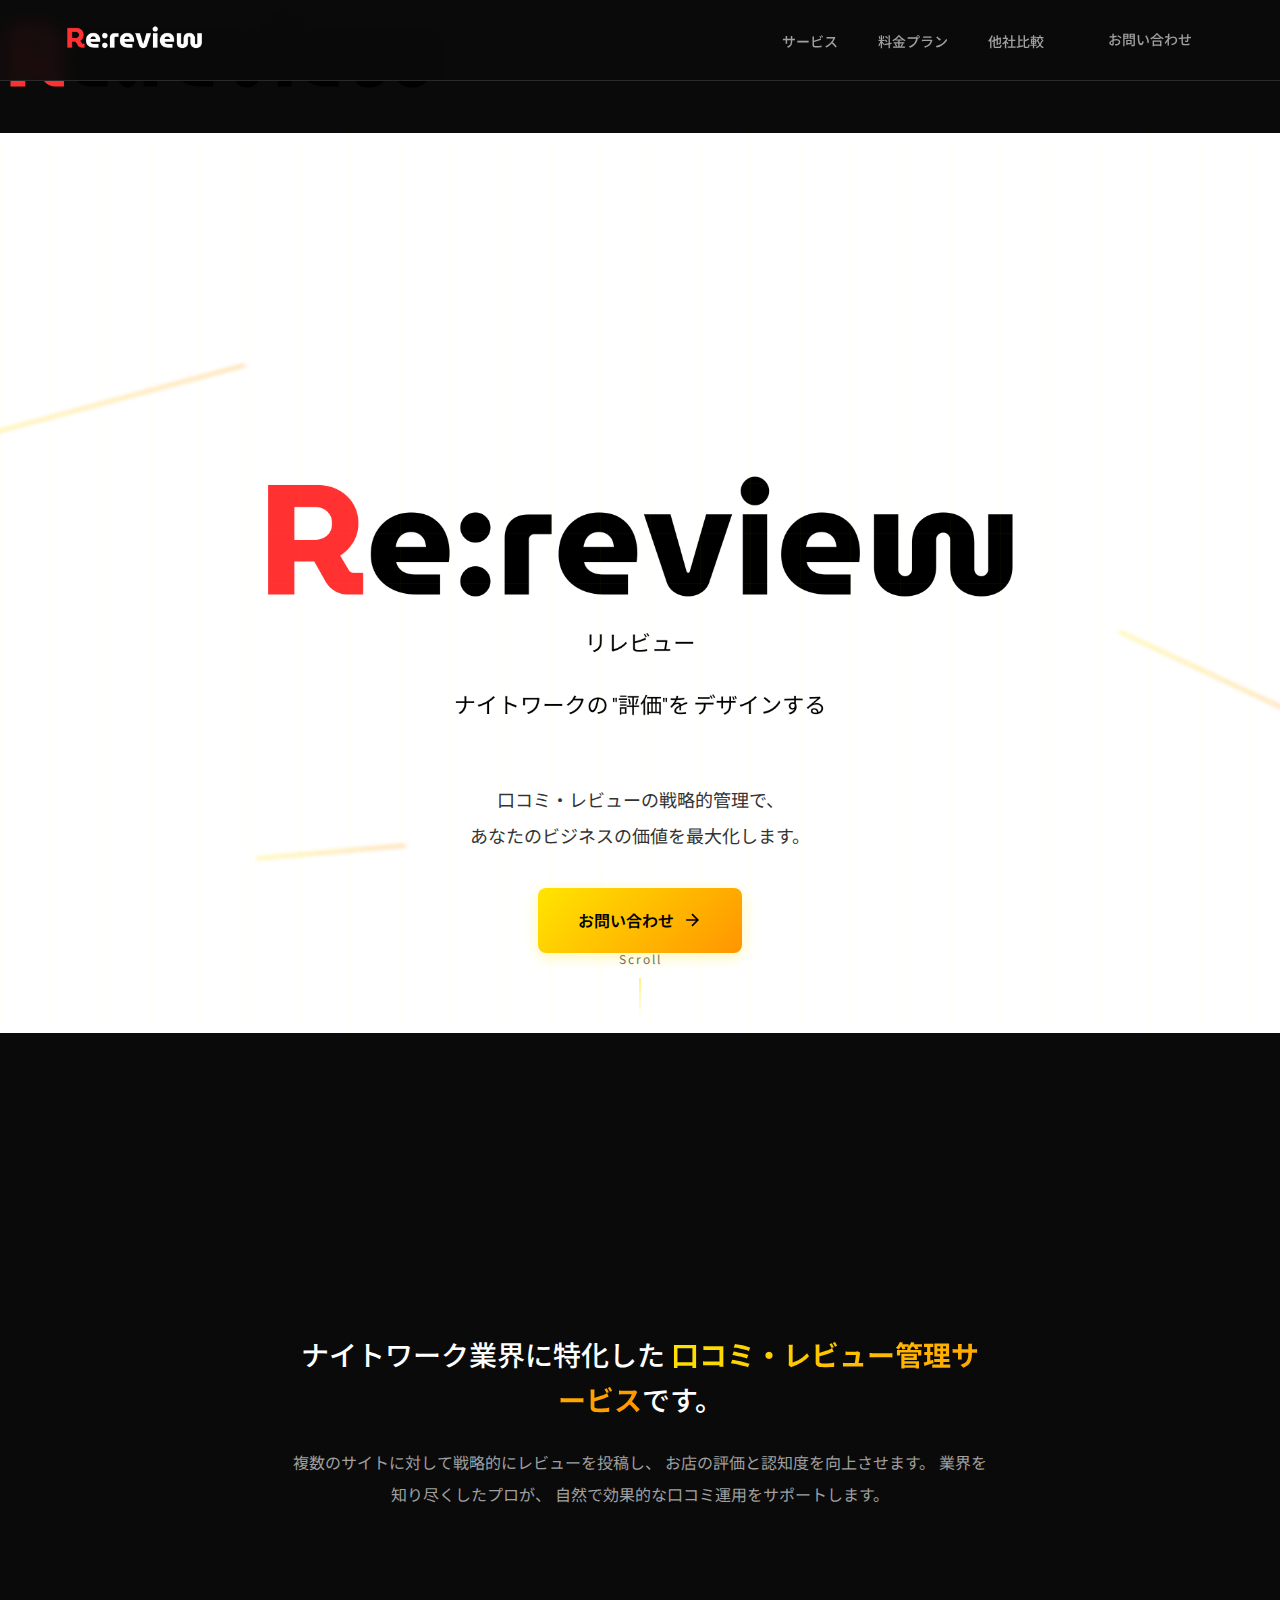
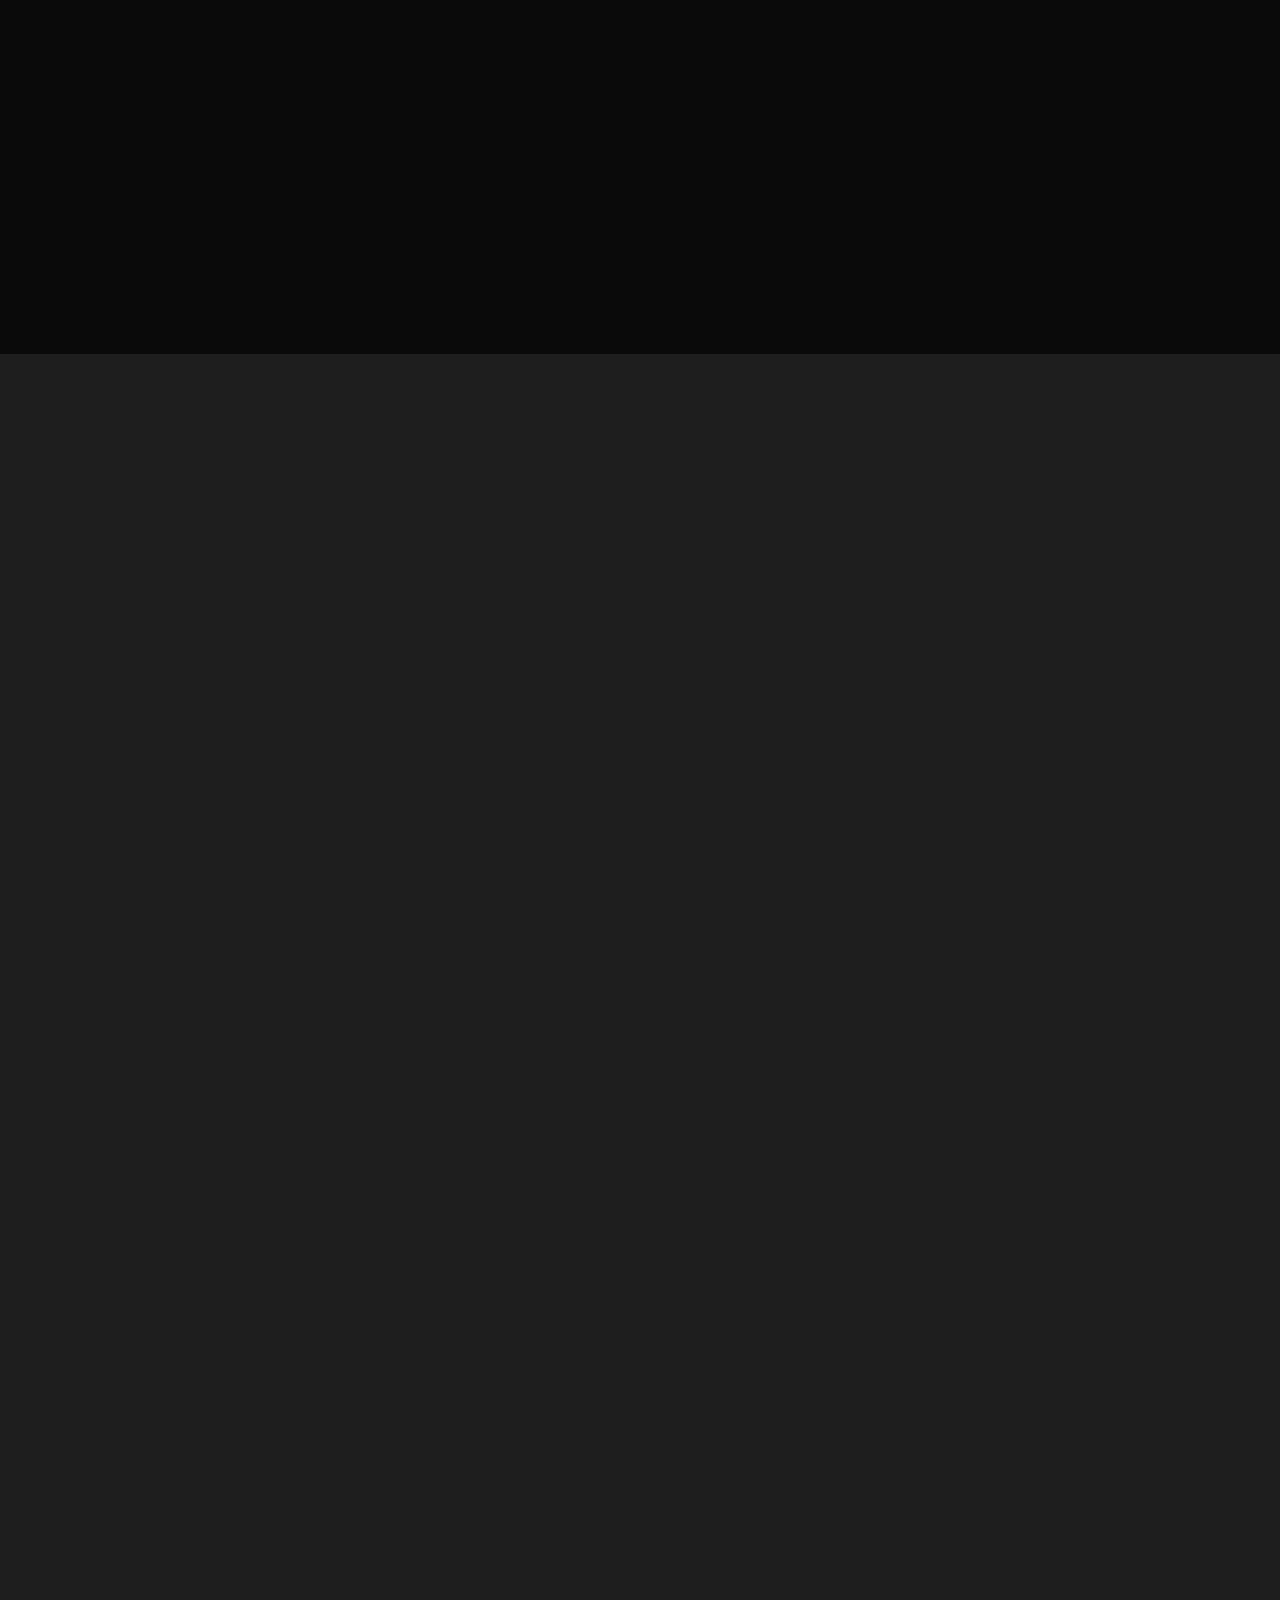
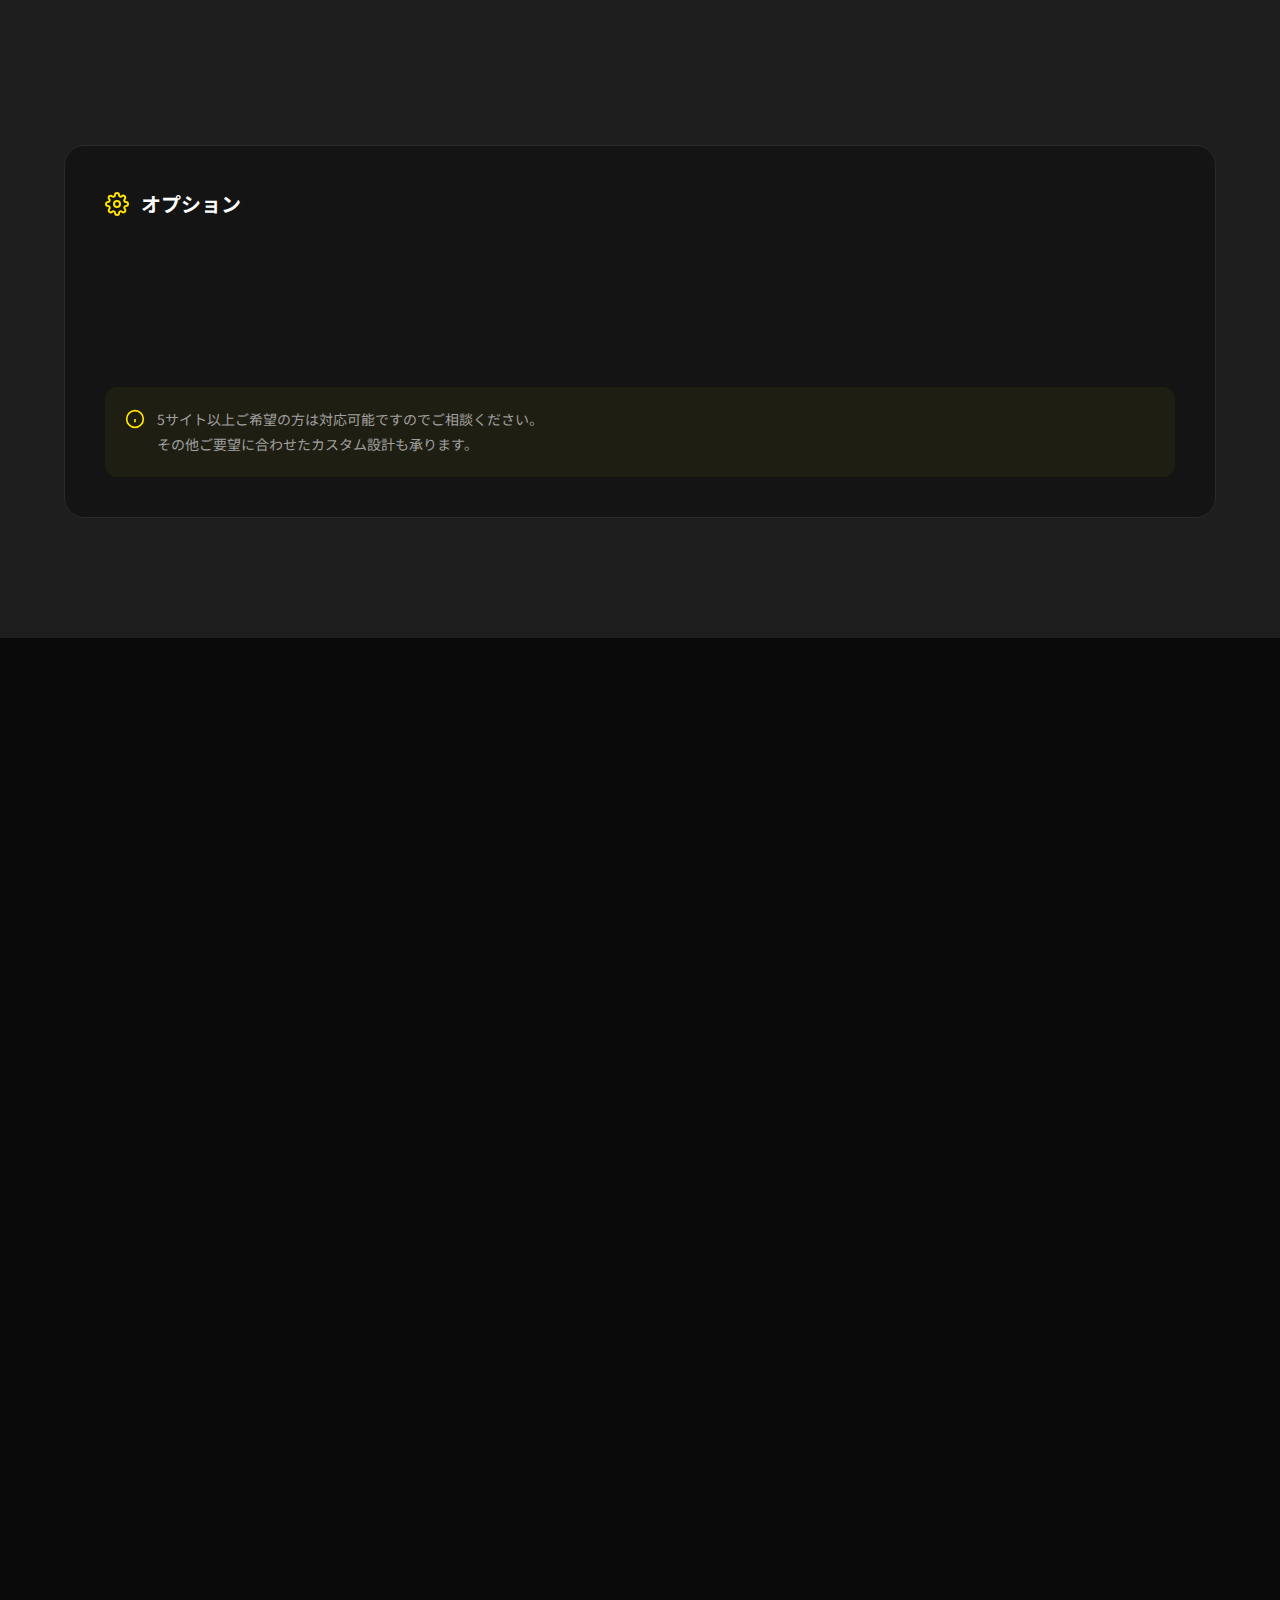
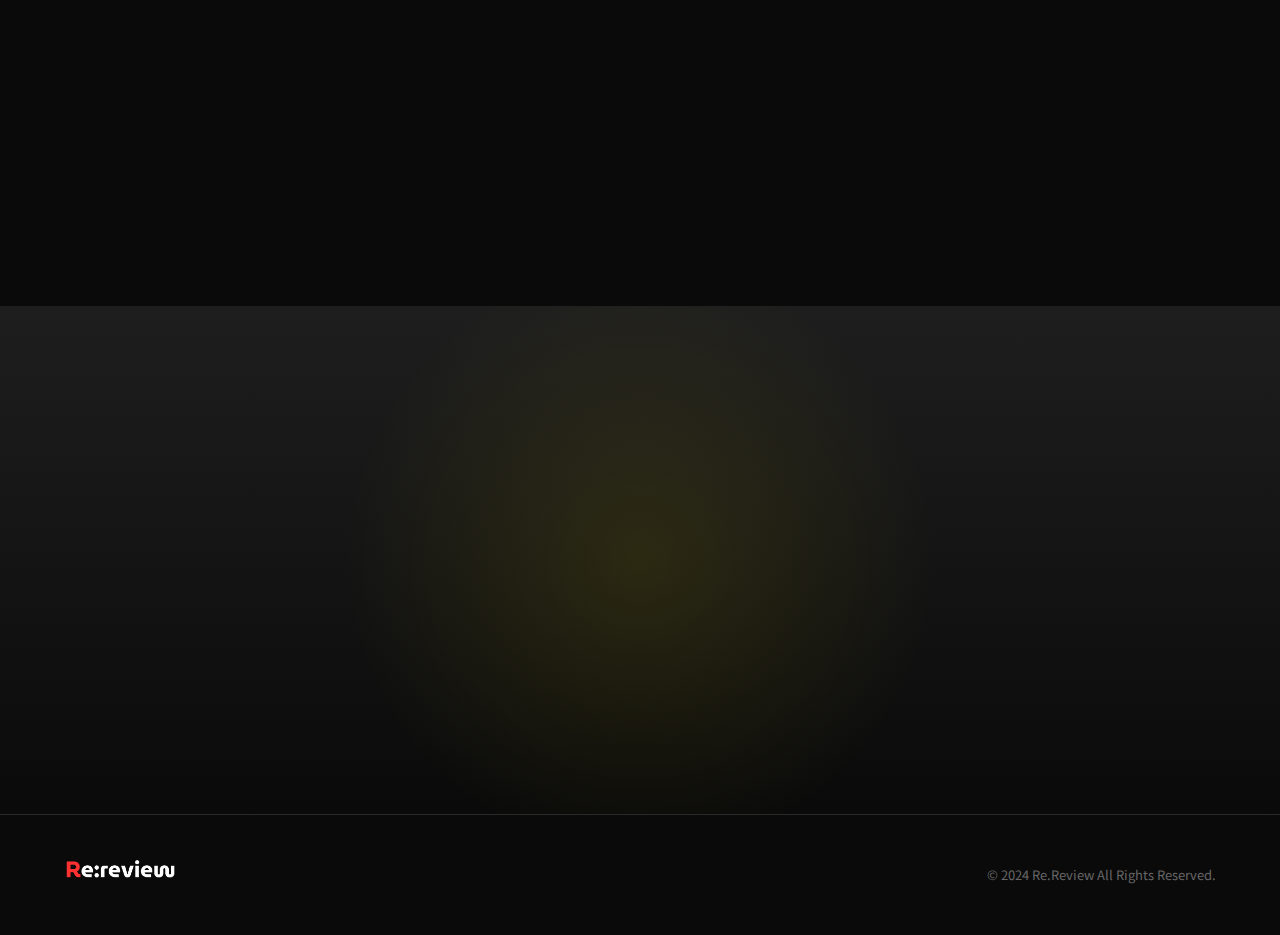
<file: index.html>
<!DOCTYPE html>
<html lang="ja">
<head>
    <meta charset="UTF-8">
    <meta name="viewport" content="width=device-width, initial-scale=1.0">
    <title>Re.Review（リレビュー）| ナイトワークの"評価"をデザインする</title>
    <meta name="description" content="Re.Reviewはナイトワーク業界に特化した口コミ・レビュー管理サービスです。低価格で高品質な評価管理をご提供します。">
    <link rel="preconnect" href="https://fonts.googleapis.com">
    <link rel="preconnect" href="https://fonts.gstatic.com" crossorigin>
    <link href="https://fonts.googleapis.com/css2?family=Noto+Sans+JP:wght@400;500;700;900&family=Orbitron:wght@700;900&display=swap" rel="stylesheet">
    <link rel="stylesheet" href="css/style.css">
</head>
<body>
    <!-- Loading Screen -->
    <div class="loading-screen" id="loading-screen">
        <img src="image/rereview_logo03.png" alt="Loading..." class="loading-logo">
        <div class="loading-bar">
            <div class="loading-bar-inner"></div>
        </div>
    </div>

    <!-- Header -->
    <header class="header">
        <div class="container">
            <div class="header-inner">
                <a href="#" class="logo">
                    <img src="image/rereview_logo02.png" alt="Re.Review" class="logo-img">
                </a>
                <nav class="nav">
                    <ul class="nav-list">
                        <li><a href="#service">サービス</a></li>
                        <li><a href="#plans">料金プラン</a></li>
                        <li><a href="#compare">他社比較</a></li>
                        <li><a href="#contact" class="btn btn-nav">お問い合わせ</a></li>
                    </ul>
                </nav>
                <button class="hamburger" aria-label="メニュー">
                    <span></span>
                    <span></span>
                    <span></span>
                </button>
            </div>
        </div>
    </header>

    <!-- Hero Section -->
    <section class="hero">
        <div class="hero-bg">
            <div class="hero-logo">
                <img src="image/rereview_logoHERO.png" alt="Re.Review">
            </div>
            <div class="neon-line neon-line-1"></div>
            <div class="neon-line neon-line-2"></div>
            <div class="neon-line neon-line-3"></div>
            <div class="grid-overlay"></div>
        </div>
        <div class="hero-text-bottom">
            <p class="hero-description">
                口コミ・レビューの戦略的管理で、<br>
                あなたのビジネスの価値を最大化します。
            </p>
        </div>
        <div class="hero-cta-bottom">
            <a href="#contact" class="btn btn-primary btn-lg">
                <span>お問い合わせ</span>
                <svg width="20" height="20" viewBox="0 0 24 24" fill="none" stroke="currentColor" stroke-width="2">
                    <path d="M5 12h14M12 5l7 7-7 7"/>
                </svg>
            </a>
        </div>
        <div class="hero-scroll">
            <span>Scroll</span>
            <div class="scroll-line"></div>
        </div>
    </section>

    <!-- Service Section -->
    <section id="service" class="service">
        <div class="container">
            <div class="section-header">
                <span class="section-label">SERVICE</span>
                <h2 class="section-title">Re.Reviewとは</h2>
            </div>
            <div class="service-content">
                <div class="service-main">
                    <p class="service-lead">
                        ナイトワーク業界に特化した<br class="sp-only">
                        <strong class="text-gradient">口コミ・レビュー管理サービス</strong>です。
                    </p>
                    <p class="service-text">
                        複数のサイトに対して戦略的にレビューを投稿し、
                        お店の評価と認知度を向上させます。
                        業界を知り尽くしたプロが、
                        自然で効果的な口コミ運用をサポートします。
                    </p>
                </div>
                <div class="service-features">
                    <div class="feature-card">
                        <div class="feature-icon">
                            <svg viewBox="0 0 24 24" fill="none" stroke="currentColor" stroke-width="1.5">
                                <path d="M12 2L15.09 8.26L22 9.27L17 14.14L18.18 21.02L12 17.77L5.82 21.02L7 14.14L2 9.27L8.91 8.26L12 2Z"/>
                            </svg>
                        </div>
                        <h3>戦略的投稿</h3>
                        <p>複数アカウントで自然なペースで投稿。不自然さを排除した評価管理。</p>
                    </div>
                    <div class="feature-card">
                        <div class="feature-icon">
                            <svg viewBox="0 0 24 24" fill="none" stroke="currentColor" stroke-width="1.5">
                                <circle cx="12" cy="12" r="10"/>
                                <path d="M12 6v6l4 2"/>
                            </svg>
                        </div>
                        <h3>継続的な運用</h3>
                        <p>月額プランで定期的な投稿。長期的な評価向上をサポート。</p>
                    </div>
                    <div class="feature-card">
                        <div class="feature-icon">
                            <svg viewBox="0 0 24 24" fill="none" stroke="currentColor" stroke-width="1.5">
                                <path d="M21 16V8a2 2 0 0 0-1-1.73l-7-4a2 2 0 0 0-2 0l-7 4A2 2 0 0 0 3 8v8a2 2 0 0 0 1 1.73l7 4a2 2 0 0 0 2 0l7-4A2 2 0 0 0 21 16z"/>
                                <polyline points="3.27 6.96 12 12.01 20.73 6.96"/>
                                <line x1="12" y1="22.08" x2="12" y2="12"/>
                            </svg>
                        </div>
                        <h3>全サイト対応</h3>
                        <p>主要なナイトワーク系サイトを網羅。ご指定のサイトにも対応可能。</p>
                    </div>
                </div>
            </div>
        </div>
    </section>

    <!-- Plans Section -->
    <section id="plans" class="plans">
        <div class="container">
            <div class="section-header">
                <span class="section-label">PRICING</span>
                <h2 class="section-title">料金プラン</h2>
                <p class="section-subtitle">ニーズに合わせて選べる柔軟なプラン</p>
            </div>

            <!-- Spot Plan -->
            <div class="plan-spot">
                <div class="plan-spot-inner">
                    <div class="plan-spot-content">
                        <span class="plan-badge">SPOT</span>
                        <h3 class="plan-spot-title">単発プラン</h3>
                        <p class="plan-spot-desc">まずは試してみたい方に</p>
                    </div>
                    <div class="plan-spot-price">
                        <span class="price-value">6,000</span>
                        <span class="price-unit">円<small>/1口コミ</small></span>
                    </div>
                </div>
            </div>

            <!-- Monthly Plans -->
            <div class="plans-grid">
                <!-- Plan A -->
                <div class="plan-card">
                    <div class="plan-header">
                        <span class="plan-badge">MONTHLY</span>
                        <h3 class="plan-name">プラン A</h3>
                        <div class="plan-price">
                            <span class="price-yen">¥</span>
                            <span class="price-value">20,000</span>
                            <span class="price-unit">/月</span>
                        </div>
                    </div>
                    <div class="plan-body">
                        <ul class="plan-features">
                            <li>
                                <svg viewBox="0 0 24 24" fill="none" stroke="currentColor" stroke-width="2">
                                    <polyline points="20 6 9 17 4 12"/>
                                </svg>
                                <span><strong>3サイト</strong>対応</span>
                            </li>
                            <li>
                                <svg viewBox="0 0 24 24" fill="none" stroke="currentColor" stroke-width="2">
                                    <polyline points="20 6 9 17 4 12"/>
                                </svg>
                                <span>3アカウントで週1投稿</span>
                            </li>
                            <li>
                                <svg viewBox="0 0 24 24" fill="none" stroke="currentColor" stroke-width="2">
                                    <polyline points="20 6 9 17 4 12"/>
                                </svg>
                                <span>月間 <strong>12投稿</strong></span>
                            </li>
                            <li>
                                <svg viewBox="0 0 24 24" fill="none" stroke="currentColor" stroke-width="2">
                                    <polyline points="20 6 9 17 4 12"/>
                                </svg>
                                <span>サービス投稿 +3</span>
                            </li>
                        </ul>
                        <div class="plan-total">
                            <span class="total-label">合計</span>
                            <span class="total-value">15投稿/月</span>
                        </div>
                        <div class="plan-cost">
                            <span class="cost-label">1投稿あたり</span>
                            <span class="cost-value">約1,333円</span>
                        </div>
                    </div>
                    <div class="plan-footer">
                        <a href="#contact" class="btn btn-primary btn-block">このプランで申し込む</a>
                    </div>
                </div>

                <!-- Plan B -->
                <div class="plan-card plan-popular">
                    <div class="popular-badge">POPULAR</div>
                    <div class="plan-header">
                        <span class="plan-badge">MONTHLY</span>
                        <h3 class="plan-name">プラン B</h3>
                        <div class="plan-price">
                            <span class="price-yen">¥</span>
                            <span class="price-value">30,000</span>
                            <span class="price-unit">/月</span>
                        </div>
                    </div>
                    <div class="plan-body">
                        <ul class="plan-features">
                            <li>
                                <svg viewBox="0 0 24 24" fill="none" stroke="currentColor" stroke-width="2">
                                    <polyline points="20 6 9 17 4 12"/>
                                </svg>
                                <span><strong>5サイト</strong>対応</span>
                            </li>
                            <li>
                                <svg viewBox="0 0 24 24" fill="none" stroke="currentColor" stroke-width="2">
                                    <polyline points="20 6 9 17 4 12"/>
                                </svg>
                                <span>3アカウントで週1投稿</span>
                            </li>
                            <li>
                                <svg viewBox="0 0 24 24" fill="none" stroke="currentColor" stroke-width="2">
                                    <polyline points="20 6 9 17 4 12"/>
                                </svg>
                                <span>月間 <strong>15投稿</strong></span>
                            </li>
                            <li>
                                <svg viewBox="0 0 24 24" fill="none" stroke="currentColor" stroke-width="2">
                                    <polyline points="20 6 9 17 4 12"/>
                                </svg>
                                <span>サービス投稿 +5</span>
                            </li>
                        </ul>
                        <div class="plan-total">
                            <span class="total-label">合計</span>
                            <span class="total-value">20投稿/月</span>
                        </div>
                        <div class="plan-cost">
                            <span class="cost-label">1投稿あたり</span>
                            <span class="cost-value">約1,500円</span>
                        </div>
                    </div>
                    <div class="plan-footer">
                        <a href="#contact" class="btn btn-primary btn-block">このプランで申し込む</a>
                    </div>
                </div>
            </div>

            <!-- Options -->
            <div class="options">
                <h3 class="options-title">
                    <svg viewBox="0 0 24 24" fill="none" stroke="currentColor" stroke-width="2">
                        <circle cx="12" cy="12" r="3"/>
                        <path d="M19.4 15a1.65 1.65 0 0 0 .33 1.82l.06.06a2 2 0 0 1 0 2.83 2 2 0 0 1-2.83 0l-.06-.06a1.65 1.65 0 0 0-1.82-.33 1.65 1.65 0 0 0-1 1.51V21a2 2 0 0 1-2 2 2 2 0 0 1-2-2v-.09A1.65 1.65 0 0 0 9 19.4a1.65 1.65 0 0 0-1.82.33l-.06.06a2 2 0 0 1-2.83 0 2 2 0 0 1 0-2.83l.06-.06a1.65 1.65 0 0 0 .33-1.82 1.65 1.65 0 0 0-1.51-1H3a2 2 0 0 1-2-2 2 2 0 0 1 2-2h.09A1.65 1.65 0 0 0 4.6 9a1.65 1.65 0 0 0-.33-1.82l-.06-.06a2 2 0 0 1 0-2.83 2 2 0 0 1 2.83 0l.06.06a1.65 1.65 0 0 0 1.82.33H9a1.65 1.65 0 0 0 1-1.51V3a2 2 0 0 1 2-2 2 2 0 0 1 2 2v.09a1.65 1.65 0 0 0 1 1.51 1.65 1.65 0 0 0 1.82-.33l.06-.06a2 2 0 0 1 2.83 0 2 2 0 0 1 0 2.83l-.06.06a1.65 1.65 0 0 0-.33 1.82V9a1.65 1.65 0 0 0 1.51 1H21a2 2 0 0 1 2 2 2 2 0 0 1-2 2h-.09a1.65 1.65 0 0 0-1.51 1z"/>
                    </svg>
                    オプション
                </h3>
                <div class="options-grid">
                    <div class="option-card">
                        <div class="option-icon">+</div>
                        <div class="option-content">
                            <h4>アカウント追加</h4>
                            <p class="option-price"><strong>5,000円</strong><small>/1アカウント</small></p>
                        </div>
                    </div>
                    <div class="option-card">
                        <div class="option-icon">+</div>
                        <div class="option-content">
                            <h4>投稿数追加</h4>
                            <p class="option-price"><strong>3,000円</strong><small>/3投稿</small></p>
                        </div>
                    </div>
                </div>
                <p class="options-note">
                    <svg viewBox="0 0 24 24" fill="none" stroke="currentColor" stroke-width="2">
                        <circle cx="12" cy="12" r="10"/>
                        <line x1="12" y1="16" x2="12" y2="12"/>
                        <line x1="12" y1="8" x2="12.01" y2="8"/>
                    </svg>
                    5サイト以上ご希望の方は対応可能ですのでご相談ください。<br>
                    その他ご要望に合わせたカスタム設計も承ります。
                </p>
            </div>
        </div>
    </section>

    <!-- Compare Section -->
    <section id="compare" class="compare">
        <div class="container">
            <div class="section-header">
                <span class="section-label">COMPARE</span>
                <h2 class="section-title">他社との比較</h2>
                <p class="section-subtitle">Re.Reviewが選ばれる理由</p>
            </div>
            <div class="compare-table-wrapper">
                <table class="compare-table">
                    <thead>
                        <tr>
                            <th></th>
                            <th class="compare-highlight">
                                <div class="compare-logo">Re.Review</div>
                            </th>
                            <th>A社</th>
                            <th>B社</th>
                            <th>C社</th>
                        </tr>
                    </thead>
                    <tbody>
                        <tr>
                            <td class="compare-label">1投稿あたりの単価</td>
                            <td class="compare-highlight">
                                <span class="compare-value text-gradient">1,000〜1,500円</span>
                            </td>
                            <td>
                                <span class="compare-value">平均5,000円</span>
                            </td>
                            <td>
                                <span class="compare-value">25,000円〜</span>
                                <small>（50,000円/2投稿換算）</small>
                            </td>
                            <td>
                                <span class="compare-value">1,650円</span>
                            </td>
                        </tr>
                        <tr>
                            <td class="compare-label">料金体系</td>
                            <td class="compare-highlight">
                                <span class="compare-badge">全サイト一律料金</span>
                            </td>
                            <td>
                                <span class="compare-text">サイトによって変動あり</span>
                            </td>
                            <td>
                                <span class="compare-text">プランごとに固定</span>
                            </td>
                            <td>
                                <span class="compare-text">1プランのみ</span>
                            </td>
                        </tr>
                        <tr>
                            <td class="compare-label">月額プラン投稿数</td>
                            <td class="compare-highlight">
                                <span class="compare-value text-gradient">15〜20投稿</span>
                                <small>（30,000円で）</small>
                            </td>
                            <td>
                                <span class="compare-value">3〜5投稿</span>
                            </td>
                            <td>
                                <span class="compare-value">2投稿</span>
                                <small>（最低プラン50,000円〜）</small>
                            </td>
                            <td>
                                <span class="compare-value">10投稿のみ</span>
                            </td>
                        </tr>
                        <tr>
                            <td class="compare-label">対応サイト</td>
                            <td class="compare-highlight">
                                <span class="compare-badge">指定サイト全て対応</span>
                                <small>※有料サイトの場合、別途費用あり</small>
                            </td>
                            <td>
                                <span class="compare-text">主要サイトのみ</span>
                            </td>
                            <td>
                                <span class="compare-text">指定サイトのみ</span>
                            </td>
                            <td>
                                <span class="compare-text compare-negative">対応サイト制限あり</span>
                            </td>
                        </tr>
                    </tbody>
                </table>
            </div>
            <div class="compare-summary">
                <div class="summary-card">
                    <div class="summary-icon">
                        <svg viewBox="0 0 24 24" fill="none" stroke="currentColor" stroke-width="2">
                            <path d="M12 2L15.09 8.26L22 9.27L17 14.14L18.18 21.02L12 17.77L5.82 21.02L7 14.14L2 9.27L8.91 8.26L12 2Z"/>
                        </svg>
                    </div>
                    <h3>圧倒的なコストパフォーマンス</h3>
                    <p>他社と比較して<strong class="text-gradient">最大80%以上</strong>お得に。<br>同じ予算でより多くの口コミ投稿が可能です。</p>
                </div>
            </div>
        </div>
    </section>

    <!-- CTA Section -->
    <section id="contact" class="cta">
        <div class="cta-bg">
            <div class="neon-glow"></div>
        </div>
        <div class="container">
            <div class="cta-content">
                <h2 class="cta-title">
                    まずは<span class="text-gradient">無料相談</span>から
                </h2>
                <p class="cta-text">
                    ご要望をお聞かせください。<br>
                    最適なプランをご提案いたします。
                </p>
                <div class="cta-buttons">
                    <a href="https://page.line.me/648acqfx" target="_blank" rel="noopener" class="btn btn-line btn-lg">
                        <svg viewBox="0 0 24 24" fill="currentColor" width="24" height="24">
                            <path d="M19.365 9.863c.349 0 .63.285.63.631 0 .345-.281.63-.63.63H17.61v1.125h1.755c.349 0 .63.283.63.63 0 .344-.281.629-.63.629h-2.386c-.345 0-.627-.285-.627-.629V8.108c0-.345.282-.63.63-.63h2.386c.346 0 .627.285.627.63 0 .349-.281.63-.63.63H17.61v1.125h1.755zm-3.855 3.016c0 .27-.174.51-.432.596-.064.021-.133.031-.199.031-.211 0-.391-.09-.51-.25l-2.443-3.317v2.94c0 .344-.279.629-.631.629-.346 0-.626-.285-.626-.629V8.108c0-.27.173-.51.43-.595.06-.023.136-.033.194-.033.195 0 .375.104.495.254l2.462 3.33V8.108c0-.345.282-.63.63-.63.345 0 .63.285.63.63v4.771zm-5.741 0c0 .344-.282.629-.631.629-.345 0-.627-.285-.627-.629V8.108c0-.345.282-.63.63-.63.346 0 .628.285.628.63v4.771zm-2.466.629H4.917c-.345 0-.63-.285-.63-.629V8.108c0-.345.285-.63.63-.63.348 0 .63.285.63.63v4.141h1.756c.348 0 .629.283.629.63 0 .344-.282.629-.629.629M24 10.314C24 4.943 18.615.572 12 .572S0 4.943 0 10.314c0 4.811 4.27 8.842 10.035 9.608.391.082.923.258 1.058.59.12.301.079.766.038 1.08l-.164 1.02c-.045.301-.24 1.186 1.049.645 1.291-.539 6.916-4.078 9.436-6.975C23.176 14.393 24 12.458 24 10.314"/>
                        </svg>
                        <span>LINEで相談する</span>
                    </a>
                </div>
            </div>
        </div>
    </section>

    <!-- Footer -->
    <footer class="footer">
        <div class="container">
            <div class="footer-inner">
                <div class="footer-logo">
                    <img src="image/rereview_logo02.png" alt="Re.Review" class="logo-img">
                </div>
                <p class="footer-copy">&copy; 2024 Re.Review All Rights Reserved.</p>
            </div>
        </div>
    </footer>

    <script src="js/script.js"></script>
</body>
</html>
</file>
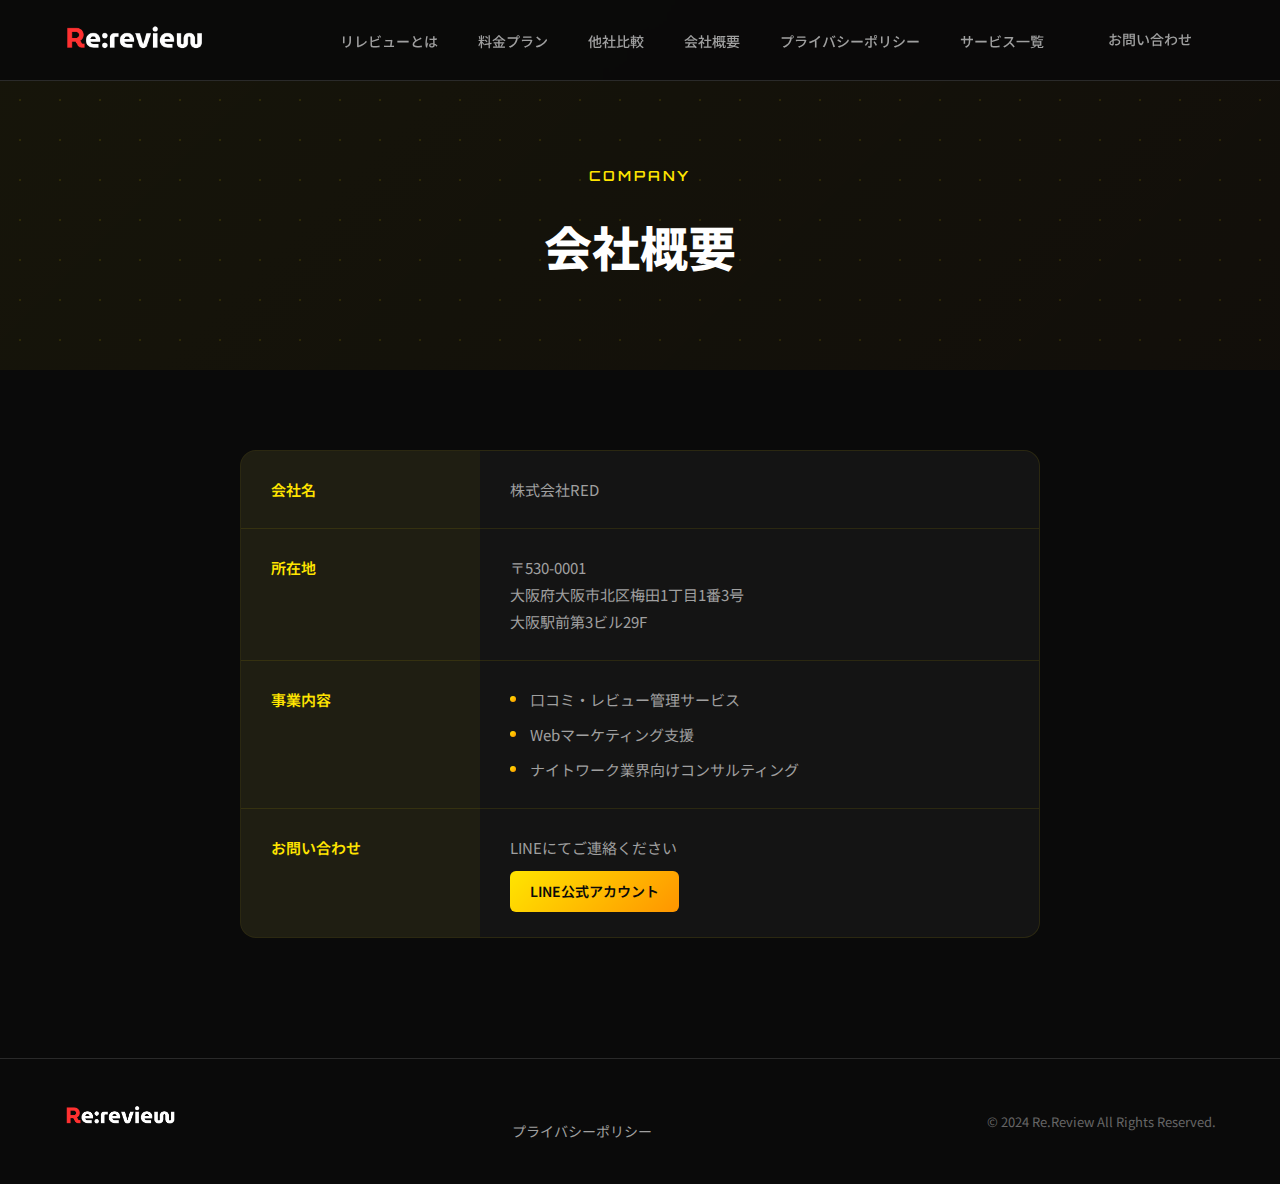
<file: company.html>
<!DOCTYPE html>
<html lang="ja">
<head>
    <meta charset="UTF-8">
    <meta name="viewport" content="width=device-width, initial-scale=1.0">
    <title>会社概要 | Re.Review（リレビュー）</title>
    <meta name="description" content="Re.Review（リレビュー）を運営する株式会社REDの会社概要ページです。">

    <!-- ファビコン -->
    <link rel="icon" type="image/png" href="image/rerevew_favicon.png">
    <link rel="apple-touch-icon" href="image/rerevew_favicon.png">

    <link rel="preconnect" href="https://fonts.googleapis.com">
    <link rel="preconnect" href="https://fonts.gstatic.com" crossorigin>
    <link href="https://fonts.googleapis.com/css2?family=Noto+Sans+JP:wght@400;500;700;900&family=Orbitron:wght@700;900&display=swap" rel="stylesheet">
    <link rel="stylesheet" href="css/style.css">
    <link rel="stylesheet" href="css/subpage.css">
</head>
<body>
    <!-- Header -->
    <header class="header header-dark">
        <div class="container">
            <div class="header-inner">
                <a href="index.html" class="logo">
                    <img src="image/rereview_logo02.png" alt="Re.Review" class="logo-img">
                </a>
                <nav class="nav">
                    <ul class="nav-list">
                        <li><a href="index.html#service">リレビューとは</a></li>
                        <li><a href="index.html#plans">料金プラン</a></li>
                        <li><a href="index.html#compare">他社比較</a></li>
                        <li><a href="company.html">会社概要</a></li>
                        <li><a href="privacy.html">プライバシーポリシー</a></li>
                        <li><a href="https://relab.vercel.app/service" target="_blank" rel="noopener">サービス一覧</a></li>
                        <li><a href="index.html#contact" class="btn btn-nav">お問い合わせ</a></li>
                    </ul>
                </nav>
                <button class="hamburger" aria-label="メニュー">
                    <span></span>
                    <span></span>
                    <span></span>
                </button>
            </div>
        </div>
    </header>

    <!-- Page Header -->
    <section class="page-header">
        <div class="page-header-bg"></div>
        <div class="container">
            <div class="page-header-content">
                <span class="page-label">COMPANY</span>
                <h1 class="page-title">会社概要</h1>
            </div>
        </div>
    </section>

    <!-- Company Section -->
    <section class="privacy-section">
        <div class="container">
            <div class="privacy-content">
                <div class="company-table-wrapper">
                    <table class="company-table">
                        <tbody>
                            <tr>
                                <th>会社名</th>
                                <td>株式会社RED</td>
                            </tr>
                            <tr>
                                <th>所在地</th>
                                <td>〒530-0001<br>大阪府大阪市北区梅田1丁目1番3号<br>大阪駅前第3ビル29F</td>
                            </tr>
                            <tr>
                                <th>事業内容</th>
                                <td>
                                    <ul class="company-list">
                                        <li>口コミ・レビュー管理サービス</li>
                                        <li>Webマーケティング支援</li>
                                        <li>ナイトワーク業界向けコンサルティング</li>
                                    </ul>
                                </td>
                            </tr>
                            <tr>
                                <th>お問い合わせ</th>
                                <td>LINEにてご連絡ください<br>
                                    <a href="https://page.line.me/648acqfx" target="_blank" rel="noopener" class="company-link">LINE公式アカウント</a>
                                </td>
                            </tr>
                        </tbody>
                    </table>
                </div>
            </div>
        </div>
    </section>

    <!-- Footer -->
    <footer class="footer">
        <div class="container">
            <div class="footer-inner">
                <div class="footer-logo">
                    <img src="image/rereview_logo02.png" alt="Re.Review" class="logo-img">
                </div>
                <div class="footer-links">
                    <a href="privacy.html">プライバシーポリシー</a>
                </div>
                <p class="footer-copy">&copy; 2024 Re.Review All Rights Reserved.</p>
            </div>
        </div>
    </footer>

    <script src="js/script.js"></script>
</body>
</html>
</file>
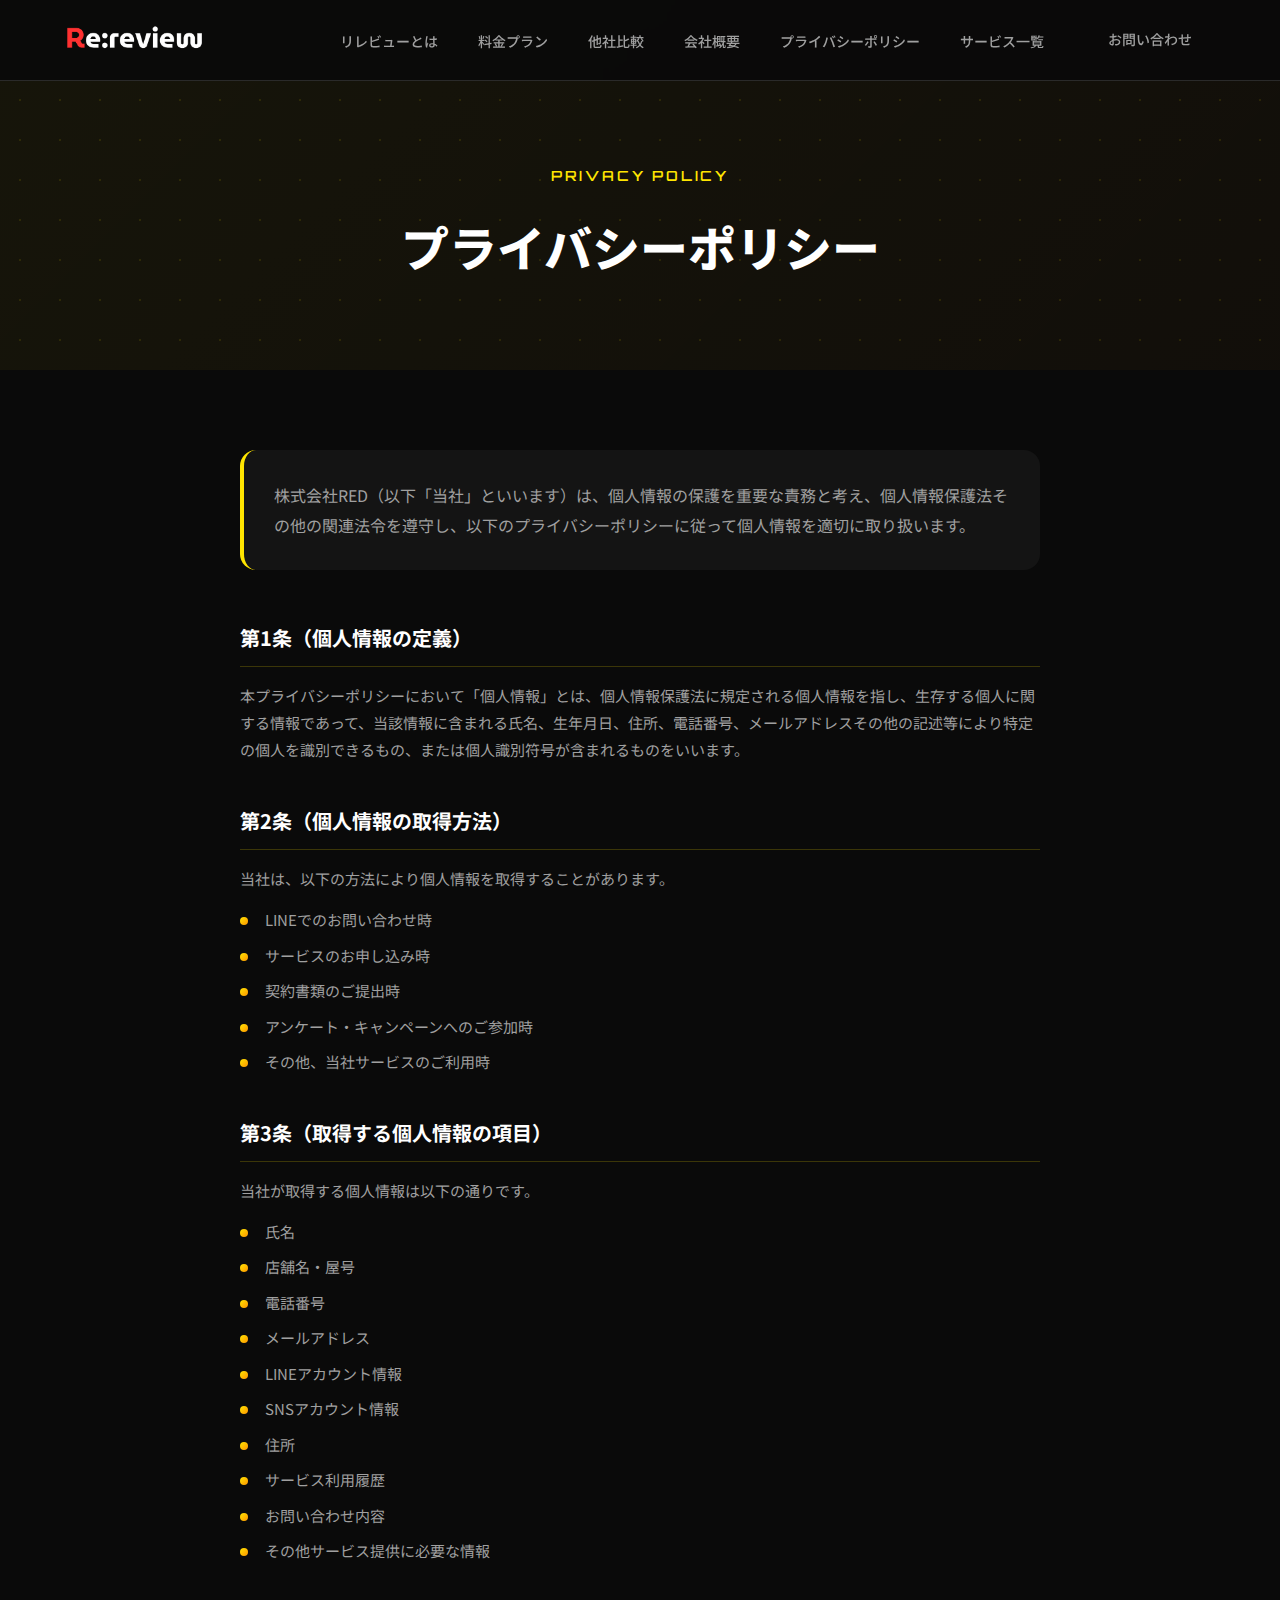
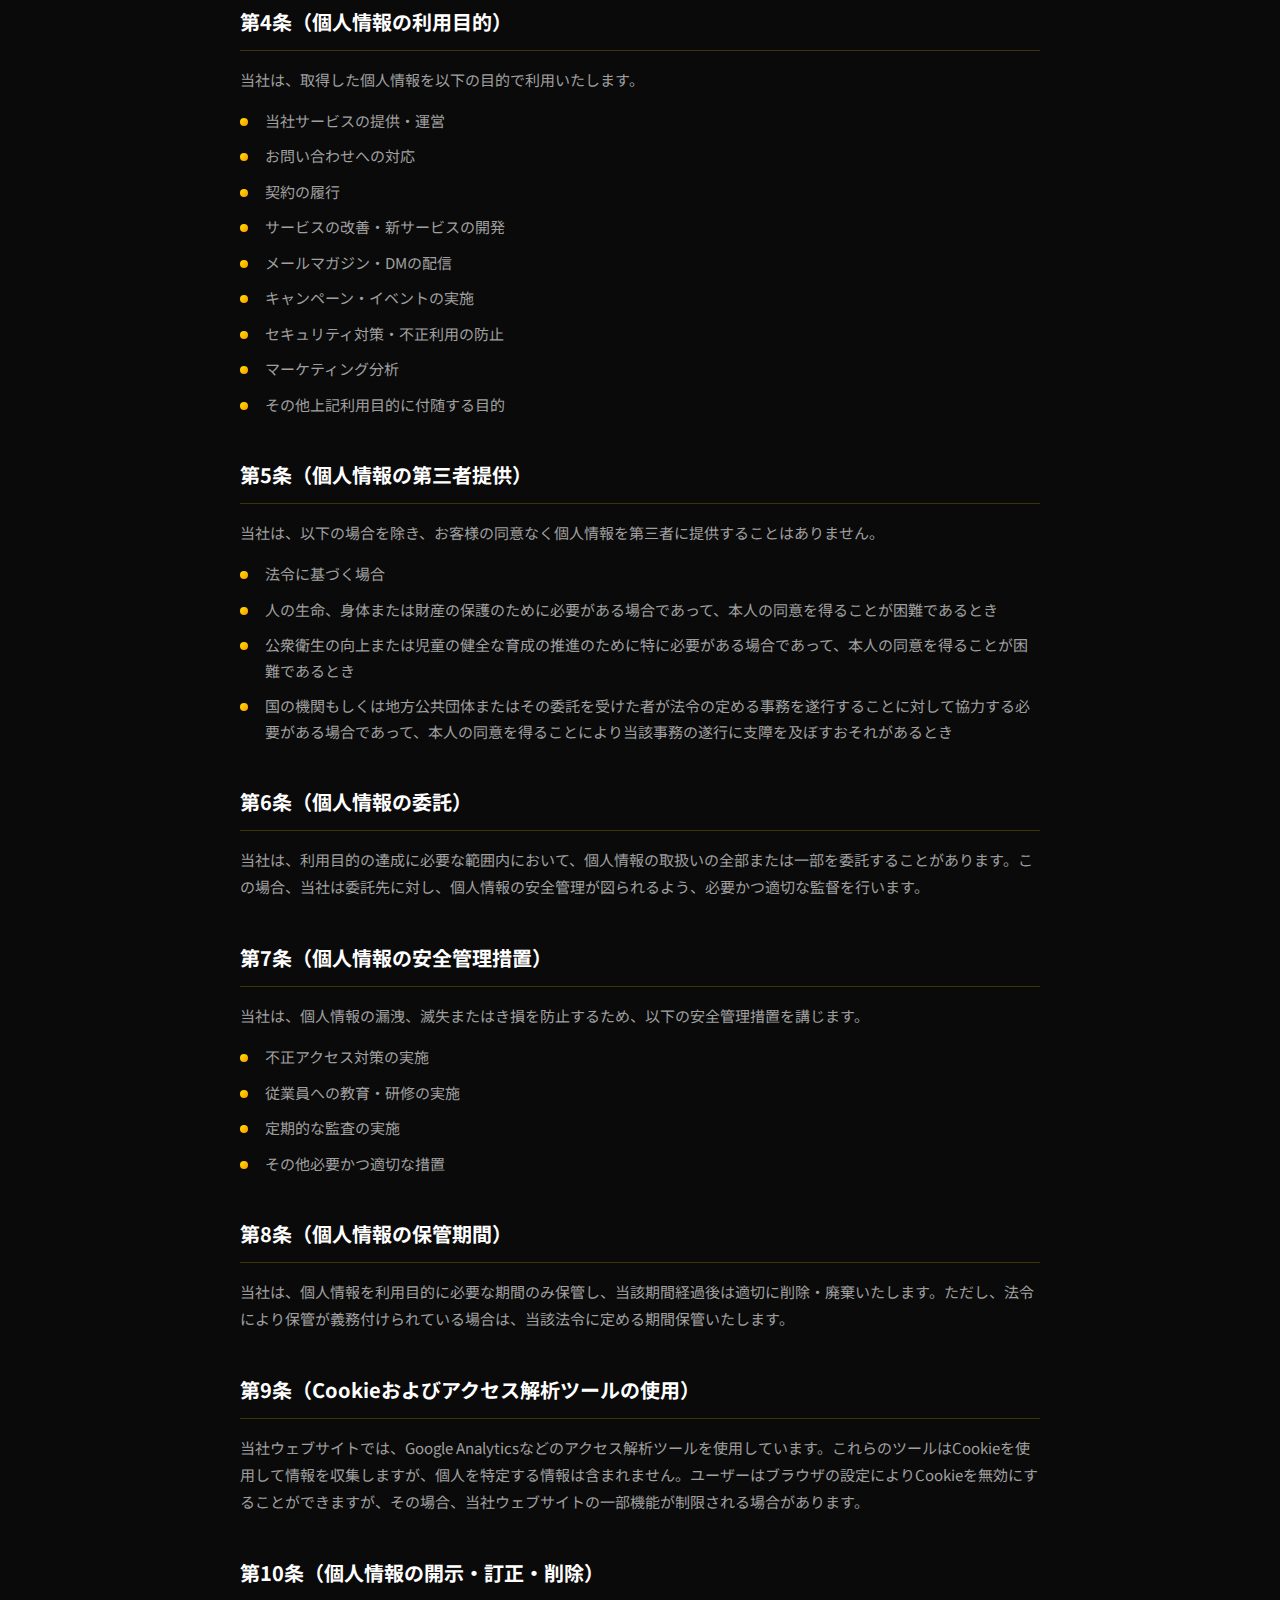
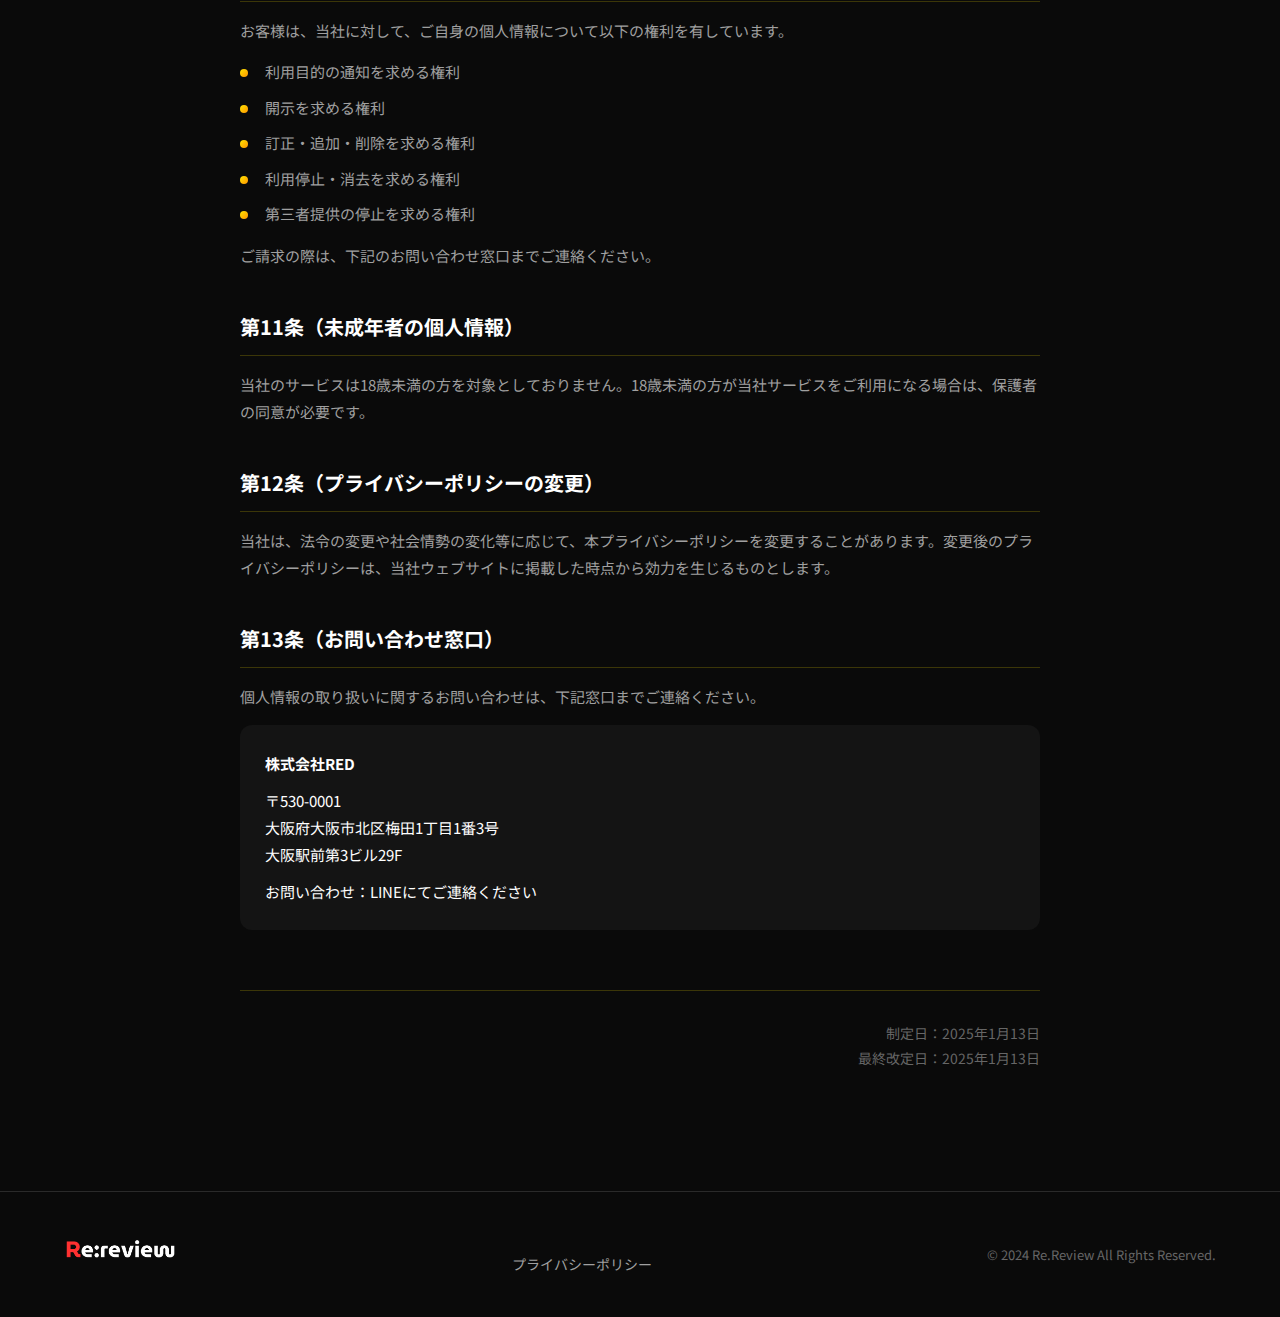
<file: privacy.html>
<!DOCTYPE html>
<html lang="ja">
<head>
    <meta charset="UTF-8">
    <meta name="viewport" content="width=device-width, initial-scale=1.0">
    <title>プライバシーポリシー | Re.Review（リレビュー）</title>
    <meta name="description" content="Re.Review（リレビュー）のプライバシーポリシーページです。個人情報の取り扱いについて記載しています。">
    <link rel="icon" type="image/png" href="image/rerevew_favicon.png">
    <link rel="apple-touch-icon" href="image/rerevew_favicon.png">

    <link rel="preconnect" href="https://fonts.googleapis.com">
    <link rel="preconnect" href="https://fonts.gstatic.com" crossorigin>
    <link href="https://fonts.googleapis.com/css2?family=Noto+Sans+JP:wght@400;500;700;900&family=Orbitron:wght@700;900&display=swap" rel="stylesheet">
    <link rel="stylesheet" href="css/style.css">
    <link rel="stylesheet" href="css/subpage.css">
</head>
<body>
    <!-- Header -->
    <header class="header header-dark">
        <div class="container">
            <div class="header-inner">
                <a href="index.html" class="logo">
                    <img src="image/rereview_logo02.png" alt="Re.Review" class="logo-img">
                </a>
                <nav class="nav">
                    <ul class="nav-list">
                        <li><a href="index.html#service">リレビューとは</a></li>
                        <li><a href="index.html#plans">料金プラン</a></li>
                        <li><a href="index.html#compare">他社比較</a></li>
                        <li><a href="company.html">会社概要</a></li>
                        <li><a href="privacy.html">プライバシーポリシー</a></li>
                        <li><a href="https://relab.vercel.app/service" target="_blank" rel="noopener">サービス一覧</a></li>
                        <li><a href="index.html#contact" class="btn btn-nav">お問い合わせ</a></li>
                    </ul>
                </nav>
                <button class="hamburger" aria-label="メニュー">
                    <span></span>
                    <span></span>
                    <span></span>
                </button>
            </div>
        </div>
    </header>

    <!-- Page Header -->
    <section class="page-header">
        <div class="page-header-bg"></div>
        <div class="container">
            <div class="page-header-content">
                <span class="page-label">PRIVACY POLICY</span>
                <h1 class="page-title">プライバシーポリシー</h1>
            </div>
        </div>
    </section>

    <!-- Privacy Policy -->
    <section class="privacy-section">
        <div class="container">
            <div class="privacy-content">
                <p class="privacy-intro">
                    株式会社RED（以下「当社」といいます）は、個人情報の保護を重要な責務と考え、個人情報保護法その他の関連法令を遵守し、以下のプライバシーポリシーに従って個人情報を適切に取り扱います。
                </p>

                <div class="privacy-article">
                    <h2>第1条（個人情報の定義）</h2>
                    <p>本プライバシーポリシーにおいて「個人情報」とは、個人情報保護法に規定される個人情報を指し、生存する個人に関する情報であって、当該情報に含まれる氏名、生年月日、住所、電話番号、メールアドレスその他の記述等により特定の個人を識別できるもの、または個人識別符号が含まれるものをいいます。</p>
                </div>

                <div class="privacy-article">
                    <h2>第2条（個人情報の取得方法）</h2>
                    <p>当社は、以下の方法により個人情報を取得することがあります。</p>
                    <ul>
                        <li>LINEでのお問い合わせ時</li>
                        <li>サービスのお申し込み時</li>
                        <li>契約書類のご提出時</li>
                        <li>アンケート・キャンペーンへのご参加時</li>
                        <li>その他、当社サービスのご利用時</li>
                    </ul>
                </div>

                <div class="privacy-article">
                    <h2>第3条（取得する個人情報の項目）</h2>
                    <p>当社が取得する個人情報は以下の通りです。</p>
                    <ul>
                        <li>氏名</li>
                        <li>店舗名・屋号</li>
                        <li>電話番号</li>
                        <li>メールアドレス</li>
                        <li>LINEアカウント情報</li>
                        <li>SNSアカウント情報</li>
                        <li>住所</li>
                        <li>サービス利用履歴</li>
                        <li>お問い合わせ内容</li>
                        <li>その他サービス提供に必要な情報</li>
                    </ul>
                </div>

                <div class="privacy-article">
                    <h2>第4条（個人情報の利用目的）</h2>
                    <p>当社は、取得した個人情報を以下の目的で利用いたします。</p>
                    <ul>
                        <li>当社サービスの提供・運営</li>
                        <li>お問い合わせへの対応</li>
                        <li>契約の履行</li>
                        <li>サービスの改善・新サービスの開発</li>
                        <li>メールマガジン・DMの配信</li>
                        <li>キャンペーン・イベントの実施</li>
                        <li>セキュリティ対策・不正利用の防止</li>
                        <li>マーケティング分析</li>
                        <li>その他上記利用目的に付随する目的</li>
                    </ul>
                </div>

                <div class="privacy-article">
                    <h2>第5条（個人情報の第三者提供）</h2>
                    <p>当社は、以下の場合を除き、お客様の同意なく個人情報を第三者に提供することはありません。</p>
                    <ul>
                        <li>法令に基づく場合</li>
                        <li>人の生命、身体または財産の保護のために必要がある場合であって、本人の同意を得ることが困難であるとき</li>
                        <li>公衆衛生の向上または児童の健全な育成の推進のために特に必要がある場合であって、本人の同意を得ることが困難であるとき</li>
                        <li>国の機関もしくは地方公共団体またはその委託を受けた者が法令の定める事務を遂行することに対して協力する必要がある場合であって、本人の同意を得ることにより当該事務の遂行に支障を及ぼすおそれがあるとき</li>
                    </ul>
                </div>

                <div class="privacy-article">
                    <h2>第6条（個人情報の委託）</h2>
                    <p>当社は、利用目的の達成に必要な範囲内において、個人情報の取扱いの全部または一部を委託することがあります。この場合、当社は委託先に対し、個人情報の安全管理が図られるよう、必要かつ適切な監督を行います。</p>
                </div>

                <div class="privacy-article">
                    <h2>第7条（個人情報の安全管理措置）</h2>
                    <p>当社は、個人情報の漏洩、滅失またはき損を防止するため、以下の安全管理措置を講じます。</p>
                    <ul>
                        <li>不正アクセス対策の実施</li>
                        <li>従業員への教育・研修の実施</li>
                        <li>定期的な監査の実施</li>
                        <li>その他必要かつ適切な措置</li>
                    </ul>
                </div>

                <div class="privacy-article">
                    <h2>第8条（個人情報の保管期間）</h2>
                    <p>当社は、個人情報を利用目的に必要な期間のみ保管し、当該期間経過後は適切に削除・廃棄いたします。ただし、法令により保管が義務付けられている場合は、当該法令に定める期間保管いたします。</p>
                </div>

                <div class="privacy-article">
                    <h2>第9条（Cookieおよびアクセス解析ツールの使用）</h2>
                    <p>当社ウェブサイトでは、Google Analyticsなどのアクセス解析ツールを使用しています。これらのツールはCookieを使用して情報を収集しますが、個人を特定する情報は含まれません。ユーザーはブラウザの設定によりCookieを無効にすることができますが、その場合、当社ウェブサイトの一部機能が制限される場合があります。</p>
                </div>

                <div class="privacy-article">
                    <h2>第10条（個人情報の開示・訂正・削除）</h2>
                    <p>お客様は、当社に対して、ご自身の個人情報について以下の権利を有しています。</p>
                    <ul>
                        <li>利用目的の通知を求める権利</li>
                        <li>開示を求める権利</li>
                        <li>訂正・追加・削除を求める権利</li>
                        <li>利用停止・消去を求める権利</li>
                        <li>第三者提供の停止を求める権利</li>
                    </ul>
                    <p>ご請求の際は、下記のお問い合わせ窓口までご連絡ください。</p>
                </div>

                <div class="privacy-article">
                    <h2>第11条（未成年者の個人情報）</h2>
                    <p>当社のサービスは18歳未満の方を対象としておりません。18歳未満の方が当社サービスをご利用になる場合は、保護者の同意が必要です。</p>
                </div>

                <div class="privacy-article">
                    <h2>第12条（プライバシーポリシーの変更）</h2>
                    <p>当社は、法令の変更や社会情勢の変化等に応じて、本プライバシーポリシーを変更することがあります。変更後のプライバシーポリシーは、当社ウェブサイトに掲載した時点から効力を生じるものとします。</p>
                </div>

                <div class="privacy-article">
                    <h2>第13条（お問い合わせ窓口）</h2>
                    <p>個人情報の取り扱いに関するお問い合わせは、下記窓口までご連絡ください。</p>
                    <div class="contact-info">
                        <p><strong>株式会社RED</strong></p>
                        <p>〒530-0001<br>大阪府大阪市北区梅田1丁目1番3号<br>大阪駅前第3ビル29F</p>
                        <p>お問い合わせ：LINEにてご連絡ください</p>
                    </div>
                </div>

                <div class="privacy-date">
                    <p>制定日：2025年1月13日</p>
                    <p>最終改定日：2025年1月13日</p>
                </div>
            </div>
        </div>
    </section>

    <!-- Footer -->
    <footer class="footer">
        <div class="container">
            <div class="footer-inner">
                <div class="footer-logo">
                    <img src="image/rereview_logo02.png" alt="Re.Review" class="logo-img">
                </div>
                <div class="footer-links">
                    <a href="privacy.html">プライバシーポリシー</a>
                </div>
                <p class="footer-copy">&copy; 2024 Re.Review All Rights Reserved.</p>
            </div>
        </div>
    </footer>

    <script src="js/script.js"></script>
</body>
</html>
</file>
<file: css/style.css>
/* ==========================================
   Re.Review LP - Neon Dark Theme
   ========================================== */

/* CSS Variables */
:root {
    /* Neon Colors */
    --neon-yellow: #FFE500;
    --neon-orange: #FF9500;
    --neon-gradient: linear-gradient(135deg, #FFE500 0%, #FF9500 100%);
    --neon-glow: 0 0 20px rgba(255, 229, 0, 0.5), 0 0 40px rgba(255, 149, 0, 0.3);

    /* Dark Theme */
    --bg-dark: #0a0a0a;
    --bg-card: #141414;
    --bg-card-hover: #1a1a1a;
    --bg-surface: #1e1e1e;

    /* Text Colors */
    --text-primary: #ffffff;
    --text-secondary: #a0a0a0;
    --text-muted: #666666;

    /* Borders */
    --border-color: #2a2a2a;
    --border-highlight: #3a3a3a;

    /* Fonts */
    --font-main: 'Noto Sans JP', sans-serif;
    --font-display: 'Orbitron', sans-serif;

    /* Spacing */
    --section-padding: 120px;
    --container-width: 1200px;

    /* Transitions */
    --transition-fast: 0.2s ease;
    --transition-normal: 0.3s ease;
    --transition-slow: 0.5s ease;
}

/* Reset & Base */
*, *::before, *::after {
    box-sizing: border-box;
    margin: 0;
    padding: 0;
}

html {
    scroll-behavior: smooth;
}

body {
    font-family: var(--font-main);
    font-size: 16px;
    line-height: 1.8;
    color: var(--text-primary);
    background-color: var(--bg-dark);
    -webkit-font-smoothing: antialiased;
    -moz-osx-font-smoothing: grayscale;
    overflow-x: hidden;
}

img {
    max-width: 100%;
    height: auto;
}

a {
    color: inherit;
    text-decoration: none;
    transition: var(--transition-fast);
}

ul {
    list-style: none;
}

/* Container */
.container {
    width: 100%;
    max-width: var(--container-width);
    margin: 0 auto;
    padding: 0 24px;
}

/* Utility Classes */
.text-gradient {
    background: var(--neon-gradient);
    -webkit-background-clip: text;
    -webkit-text-fill-color: transparent;
    background-clip: text;
}

.sp-only {
    display: none;
}

/* ==========================================
   Buttons
   ========================================== */
.btn {
    display: inline-flex;
    align-items: center;
    justify-content: center;
    gap: 8px;
    padding: 14px 32px;
    font-size: 15px;
    font-weight: 600;
    border-radius: 8px;
    cursor: pointer;
    transition: var(--transition-normal);
    border: none;
    text-align: center;
}

.btn-primary {
    background: var(--neon-gradient);
    color: #000;
    box-shadow: 0 4px 15px rgba(255, 229, 0, 0.3);
}

.btn-primary:hover {
    transform: translateY(-2px);
    box-shadow: var(--neon-glow);
}

.btn-outline {
    background: transparent;
    border: 2px solid var(--neon-yellow);
    color: var(--neon-yellow);
}

.btn-outline:hover {
    background: var(--neon-yellow);
    color: #000;
}

.btn-line {
    background: #06C755;
    color: #fff;
}

.btn-line:hover {
    background: #05b04c;
    transform: translateY(-2px);
}

.btn-lg {
    padding: 18px 40px;
    font-size: 16px;
}

.btn-block {
    width: 100%;
}

.btn-nav {
    padding: 10px 24px;
    font-size: 14px;
}

/* ==========================================
   Header
   ========================================== */
.header {
    position: fixed;
    top: 0;
    left: 0;
    right: 0;
    z-index: 1000;
    background: rgba(10, 10, 10, 0.9);
    backdrop-filter: blur(10px);
    border-bottom: 1px solid var(--border-color);
}

.header-inner {
    display: flex;
    align-items: center;
    justify-content: space-between;
    height: 80px;
}

.logo {
    display: flex;
    align-items: center;
}

.logo-text {
    font-family: var(--font-display);
    font-size: 24px;
    font-weight: 900;
    letter-spacing: 2px;
}

.logo-dot {
    color: var(--neon-yellow);
    text-shadow: 0 0 10px var(--neon-yellow);
}

.logo-img {
    height: 40px;
    width: auto;
}

.nav-list {
    display: flex;
    align-items: center;
    gap: 40px;
}

.nav-list a {
    font-size: 14px;
    font-weight: 500;
    color: var(--text-secondary);
}

.nav-list a:hover {
    color: var(--neon-yellow);
}

.hamburger {
    display: none;
    flex-direction: column;
    gap: 6px;
    background: none;
    border: none;
    cursor: pointer;
    padding: 4px;
}

.hamburger span {
    width: 24px;
    height: 2px;
    background: var(--text-primary);
    transition: var(--transition-fast);
}

/* ==========================================
   Hero Section
   ========================================== */
.hero {
    position: relative;
    min-height: 100vh;
    display: flex;
    align-items: center;
    padding: 120px 0 80px;
    overflow: hidden;
    background: #ffffff;
}

.hero-bg {
    position: absolute;
    top: 0;
    left: 0;
    right: 0;
    bottom: 0;
    pointer-events: none;
}

.grid-overlay {
    position: absolute;
    top: 0;
    left: 0;
    right: 0;
    bottom: 0;
    background-image:
        linear-gradient(rgba(255, 229, 0, 0.03) 1px, transparent 1px),
        linear-gradient(90deg, rgba(255, 229, 0, 0.03) 1px, transparent 1px);
    background-size: 50px 50px;
}

.neon-line {
    position: absolute;
    background: var(--neon-gradient);
    opacity: 0.6;
    filter: blur(2px);
}

.neon-line-1 {
    width: 300px;
    height: 2px;
    top: 30%;
    left: -50px;
    transform: rotate(-15deg);
    animation: neonPulse 3s ease-in-out infinite;
}

.neon-line-2 {
    width: 200px;
    height: 2px;
    top: 60%;
    right: -30px;
    transform: rotate(25deg);
    animation: neonPulse 3s ease-in-out infinite 1s;
}

.neon-line-3 {
    width: 150px;
    height: 2px;
    bottom: 20%;
    left: 20%;
    transform: rotate(-5deg);
    animation: neonPulse 3s ease-in-out infinite 2s;
}

@keyframes neonPulse {
    0%, 100% { opacity: 0.3; }
    50% { opacity: 0.8; }
}

.hero-content {
    position: relative;
    z-index: 1;
    max-width: 800px;
}

.hero-logo {
    position: absolute;
    top: 0;
    left: 0;
    right: 0;
    bottom: 0;
    z-index: 0;
    display: flex;
    align-items: center;
    justify-content: center;
    overflow: hidden;
}

.hero-logo img {
    width: 90%;
    height: 90%;
    object-fit: contain;
    opacity: 1;
}

.hero-text-bottom {
    position: absolute;
    bottom: 180px;
    left: 50%;
    transform: translateX(-50%);
    z-index: 10;
    text-align: center;
}

.hero-text-bottom .hero-description {
    color: #333;
    margin-bottom: 0;
}

.hero-cta-bottom {
    position: absolute;
    bottom: 80px;
    left: 50%;
    transform: translateX(-50%);
    z-index: 10;
    display: flex;
    gap: 16px;
    flex-wrap: wrap;
    justify-content: center;
}

.hero-label {
    display: inline-block;
    font-family: var(--font-display);
    font-size: 12px;
    letter-spacing: 4px;
    color: var(--neon-yellow);
    text-transform: uppercase;
    margin-bottom: 24px;
    padding: 8px 16px;
    border: 1px solid var(--neon-yellow);
    border-radius: 4px;
}

.hero-title {
    font-size: clamp(36px, 6vw, 64px);
    font-weight: 900;
    line-height: 1.3;
    margin-bottom: 24px;
}

.hero-title-main {
    display: block;
}

.hero-title-accent {
    display: inline;
    background: var(--neon-gradient);
    -webkit-background-clip: text;
    -webkit-text-fill-color: transparent;
    background-clip: text;
    text-shadow: none;
    position: relative;
}

.hero-title-accent::after {
    content: '"評価"';
    position: absolute;
    left: 0;
    top: 0;
    background: var(--neon-gradient);
    -webkit-background-clip: text;
    -webkit-text-fill-color: transparent;
    background-clip: text;
    filter: blur(20px);
    opacity: 0.5;
}

.hero-title-sub {
    display: inline;
}

.hero-description {
    font-size: 18px;
    color: var(--text-secondary);
    margin-bottom: 40px;
    line-height: 2;
}

.hero-cta {
    display: flex;
    gap: 16px;
    flex-wrap: wrap;
}

.hero-scroll {
    position: absolute;
    bottom: 15px;
    left: 50%;
    transform: translateX(-50%);
    display: flex;
    flex-direction: column;
    align-items: center;
    gap: 8px;
    color: var(--text-muted);
    font-size: 12px;
    letter-spacing: 2px;
}

.scroll-line {
    width: 1px;
    height: 40px;
    background: linear-gradient(to bottom, var(--neon-yellow), transparent);
    animation: scrollLine 2s ease-in-out infinite;
}

@keyframes scrollLine {
    0% { transform: scaleY(0); transform-origin: top; }
    50% { transform: scaleY(1); transform-origin: top; }
    51% { transform: scaleY(1); transform-origin: bottom; }
    100% { transform: scaleY(0); transform-origin: bottom; }
}

/* ==========================================
   Section Common
   ========================================== */
.section-header {
    text-align: center;
    margin-bottom: 60px;
}

.section-label {
    display: inline-block;
    font-family: var(--font-display);
    font-size: 12px;
    letter-spacing: 4px;
    color: var(--neon-yellow);
    text-transform: uppercase;
    margin-bottom: 16px;
}

.section-title {
    font-size: clamp(28px, 4vw, 42px);
    font-weight: 900;
    margin-bottom: 16px;
}

.section-subtitle {
    font-size: 16px;
    color: var(--text-secondary);
}

/* ==========================================
   Service Section
   ========================================== */
.service {
    padding: var(--section-padding) 0;
    background: var(--bg-dark);
}

.service-content {
    display: grid;
    gap: 60px;
}

.service-main {
    text-align: center;
    max-width: 700px;
    margin: 0 auto;
}

.service-lead {
    font-size: clamp(20px, 3vw, 28px);
    font-weight: 500;
    margin-bottom: 24px;
    line-height: 1.6;
}

.service-text {
    font-size: 16px;
    color: var(--text-secondary);
    line-height: 2;
}

.service-features {
    display: grid;
    grid-template-columns: repeat(3, 1fr);
    gap: 24px;
}

.feature-card {
    background: var(--bg-card);
    border: 1px solid var(--border-color);
    border-radius: 16px;
    padding: 40px 32px;
    text-align: center;
    transition: var(--transition-normal);
}

.feature-card:hover {
    border-color: var(--neon-yellow);
    transform: translateY(-4px);
    box-shadow: 0 10px 40px rgba(0, 0, 0, 0.3);
}

.feature-icon {
    width: 64px;
    height: 64px;
    margin: 0 auto 24px;
    display: flex;
    align-items: center;
    justify-content: center;
    background: linear-gradient(135deg, rgba(255, 229, 0, 0.1) 0%, rgba(255, 149, 0, 0.1) 100%);
    border-radius: 16px;
}

.feature-icon svg {
    width: 32px;
    height: 32px;
    stroke: var(--neon-yellow);
}

.feature-card h3 {
    font-size: 18px;
    font-weight: 700;
    margin-bottom: 12px;
}

.feature-card p {
    font-size: 14px;
    color: var(--text-secondary);
    line-height: 1.8;
}

/* ==========================================
   Plans Section
   ========================================== */
.plans {
    padding: var(--section-padding) 0;
    background: var(--bg-surface);
}

/* Spot Plan */
.plan-spot {
    margin-bottom: 48px;
}

.plan-spot-inner {
    background: var(--bg-card);
    border: 1px solid var(--border-color);
    border-radius: 16px;
    padding: 32px 40px;
    display: flex;
    align-items: center;
    justify-content: space-between;
    flex-wrap: wrap;
    gap: 24px;
}

.plan-spot-content {
    display: flex;
    align-items: center;
    gap: 24px;
    flex-wrap: wrap;
}

.plan-badge {
    display: inline-block;
    padding: 6px 16px;
    font-size: 11px;
    font-weight: 700;
    letter-spacing: 2px;
    background: var(--neon-gradient);
    color: #000;
    border-radius: 4px;
}

.plan-spot-title {
    font-size: 24px;
    font-weight: 700;
}

.plan-spot-desc {
    color: var(--text-secondary);
    font-size: 14px;
}

.plan-spot-price {
    display: flex;
    align-items: baseline;
    gap: 4px;
}

.plan-spot-price .price-value {
    font-size: 48px;
    font-weight: 900;
    background: var(--neon-gradient);
    -webkit-background-clip: text;
    -webkit-text-fill-color: transparent;
    background-clip: text;
}

.plan-spot-price .price-unit {
    font-size: 16px;
    color: var(--text-secondary);
}

.plan-spot-price .price-unit small {
    font-size: 14px;
}

/* Monthly Plans Grid */
.plans-grid {
    display: grid;
    grid-template-columns: repeat(2, 1fr);
    gap: 32px;
    margin-bottom: 60px;
}

.plan-card {
    background: var(--bg-card);
    border: 1px solid var(--border-color);
    border-radius: 20px;
    overflow: hidden;
    position: relative;
    transition: var(--transition-normal);
}

.plan-card:hover {
    border-color: var(--border-highlight);
    transform: translateY(-4px);
}

.plan-popular {
    border-color: var(--neon-yellow);
    box-shadow: 0 0 30px rgba(255, 229, 0, 0.15);
}

.popular-badge {
    position: absolute;
    top: 20px;
    right: -35px;
    background: var(--neon-gradient);
    color: #000;
    padding: 8px 40px;
    font-size: 11px;
    font-weight: 700;
    letter-spacing: 2px;
    transform: rotate(45deg);
}

.plan-header {
    padding: 40px 32px 32px;
    border-bottom: 1px solid var(--border-color);
}

.plan-header .plan-badge {
    margin-bottom: 16px;
}

.plan-name {
    font-size: 28px;
    font-weight: 900;
    margin-bottom: 16px;
}

.plan-price {
    display: flex;
    align-items: baseline;
    gap: 4px;
}

.price-yen {
    font-size: 20px;
    color: var(--text-secondary);
}

.plan-price .price-value {
    font-size: 56px;
    font-weight: 900;
    line-height: 1;
    background: var(--neon-gradient);
    -webkit-background-clip: text;
    -webkit-text-fill-color: transparent;
    background-clip: text;
}

.plan-price .price-unit {
    font-size: 16px;
    color: var(--text-secondary);
}

.plan-body {
    padding: 32px;
}

.plan-features {
    margin-bottom: 24px;
}

.plan-features li {
    display: flex;
    align-items: center;
    gap: 12px;
    padding: 12px 0;
    border-bottom: 1px solid var(--border-color);
}

.plan-features li:last-child {
    border-bottom: none;
}

.plan-features svg {
    width: 20px;
    height: 20px;
    flex-shrink: 0;
    stroke: var(--neon-yellow);
}

.plan-features span {
    font-size: 15px;
    color: var(--text-secondary);
}

.plan-features strong {
    color: var(--text-primary);
}

.plan-total {
    background: linear-gradient(135deg, rgba(255, 229, 0, 0.1) 0%, rgba(255, 149, 0, 0.1) 100%);
    border-radius: 12px;
    padding: 20px;
    display: flex;
    align-items: center;
    justify-content: space-between;
    margin-bottom: 16px;
}

.total-label {
    font-size: 14px;
    color: var(--text-secondary);
}

.total-value {
    font-size: 24px;
    font-weight: 900;
    background: var(--neon-gradient);
    -webkit-background-clip: text;
    -webkit-text-fill-color: transparent;
    background-clip: text;
}

.plan-cost {
    display: flex;
    align-items: center;
    justify-content: space-between;
    padding: 12px 0;
}

.cost-label {
    font-size: 14px;
    color: var(--text-muted);
}

.cost-value {
    font-size: 16px;
    font-weight: 700;
    color: var(--neon-orange);
}

.plan-footer {
    padding: 0 32px 32px;
}

/* Options */
.options {
    background: var(--bg-card);
    border: 1px solid var(--border-color);
    border-radius: 20px;
    padding: 40px;
}

.options-title {
    display: flex;
    align-items: center;
    gap: 12px;
    font-size: 20px;
    font-weight: 700;
    margin-bottom: 24px;
}

.options-title svg {
    width: 24px;
    height: 24px;
    stroke: var(--neon-yellow);
}

.options-grid {
    display: grid;
    grid-template-columns: repeat(2, 1fr);
    gap: 20px;
    margin-bottom: 24px;
}

.option-card {
    display: flex;
    align-items: center;
    gap: 16px;
    background: var(--bg-surface);
    border-radius: 12px;
    padding: 24px;
}

.option-icon {
    width: 48px;
    height: 48px;
    display: flex;
    align-items: center;
    justify-content: center;
    background: var(--neon-gradient);
    color: #000;
    font-size: 24px;
    font-weight: 900;
    border-radius: 12px;
    flex-shrink: 0;
}

.option-content h4 {
    font-size: 16px;
    font-weight: 700;
    margin-bottom: 4px;
}

.option-price {
    font-size: 14px;
    color: var(--text-secondary);
}

.option-price strong {
    font-size: 20px;
    color: var(--neon-yellow);
}

.options-note {
    display: flex;
    align-items: flex-start;
    gap: 12px;
    padding: 20px;
    background: rgba(255, 229, 0, 0.05);
    border-radius: 12px;
    font-size: 14px;
    color: var(--text-secondary);
    line-height: 1.8;
}

.options-note svg {
    width: 20px;
    height: 20px;
    flex-shrink: 0;
    stroke: var(--neon-yellow);
    margin-top: 2px;
}

/* ==========================================
   Compare Section
   ========================================== */
.compare {
    padding: var(--section-padding) 0;
    background: var(--bg-dark);
}

.compare-table-wrapper {
    overflow-x: auto;
    margin-bottom: 48px;
}

.compare-table {
    width: 100%;
    min-width: 800px;
    border-collapse: collapse;
}

.compare-table th,
.compare-table td {
    padding: 20px 24px;
    text-align: center;
    border-bottom: 1px solid var(--border-color);
}

.compare-table th {
    background: var(--bg-card);
    font-size: 14px;
    font-weight: 600;
    color: var(--text-secondary);
}

.compare-table th:first-child {
    border-radius: 12px 0 0 0;
}

.compare-table th:last-child {
    border-radius: 0 12px 0 0;
}

.compare-highlight {
    background: linear-gradient(180deg, rgba(255, 229, 0, 0.1) 0%, rgba(255, 149, 0, 0.05) 100%) !important;
    border-left: 2px solid var(--neon-yellow);
    border-right: 2px solid var(--neon-yellow);
}

.compare-table thead .compare-highlight {
    border-top: 2px solid var(--neon-yellow);
    border-radius: 12px 12px 0 0 !important;
}

.compare-table tbody tr:last-child .compare-highlight {
    border-bottom: 2px solid var(--neon-yellow);
}

.compare-logo {
    font-family: var(--font-display);
    font-size: 18px;
    font-weight: 900;
    color: var(--neon-yellow);
    text-shadow: 0 0 10px rgba(255, 229, 0, 0.5);
}

.compare-label {
    text-align: left !important;
    font-weight: 600;
    color: var(--text-primary);
    background: var(--bg-card);
}

.compare-value {
    font-size: 18px;
    font-weight: 700;
    display: block;
}

.compare-badge {
    display: inline-block;
    padding: 6px 14px;
    background: var(--neon-gradient);
    color: #000;
    font-size: 13px;
    font-weight: 700;
    border-radius: 20px;
}

.compare-text {
    font-size: 14px;
    color: var(--text-secondary);
}

.compare-negative {
    color: #ff6b6b;
}

.compare-table td small {
    display: block;
    font-size: 12px;
    color: var(--text-muted);
    margin-top: 4px;
}

.compare-summary {
    max-width: 600px;
    margin: 0 auto;
}

.summary-card {
    background: var(--bg-card);
    border: 1px solid var(--neon-yellow);
    border-radius: 20px;
    padding: 48px;
    text-align: center;
    box-shadow: 0 0 30px rgba(255, 229, 0, 0.1);
}

.summary-icon {
    width: 64px;
    height: 64px;
    margin: 0 auto 24px;
    display: flex;
    align-items: center;
    justify-content: center;
    background: var(--neon-gradient);
    border-radius: 50%;
}

.summary-icon svg {
    width: 32px;
    height: 32px;
    stroke: #000;
}

.summary-card h3 {
    font-size: 24px;
    font-weight: 900;
    margin-bottom: 16px;
}

.summary-card p {
    font-size: 16px;
    color: var(--text-secondary);
    line-height: 1.8;
}

/* ==========================================
   CTA Section
   ========================================== */
.cta {
    position: relative;
    padding: var(--section-padding) 0;
    overflow: hidden;
}

.cta-bg {
    position: absolute;
    top: 0;
    left: 0;
    right: 0;
    bottom: 0;
    background: linear-gradient(180deg, var(--bg-surface) 0%, var(--bg-dark) 100%);
}

.neon-glow {
    position: absolute;
    top: 50%;
    left: 50%;
    transform: translate(-50%, -50%);
    width: 600px;
    height: 600px;
    background: radial-gradient(circle, rgba(255, 229, 0, 0.1) 0%, transparent 70%);
    pointer-events: none;
}

.cta-content {
    position: relative;
    z-index: 1;
    text-align: center;
    max-width: 600px;
    margin: 0 auto;
}

.cta-title {
    font-size: clamp(28px, 4vw, 42px);
    font-weight: 900;
    margin-bottom: 24px;
}

.cta-text {
    font-size: 16px;
    color: var(--text-secondary);
    margin-bottom: 40px;
    line-height: 2;
}

.cta-buttons {
    display: flex;
    gap: 16px;
    justify-content: center;
    flex-wrap: wrap;
}

.cta-buttons .btn {
    min-width: 220px;
}

/* ==========================================
   Footer
   ========================================== */
.footer {
    padding: 40px 0;
    background: var(--bg-dark);
    border-top: 1px solid var(--border-color);
}

.footer-inner {
    display: flex;
    align-items: center;
    justify-content: space-between;
    flex-wrap: wrap;
    gap: 16px;
}

.footer-logo .logo-text {
    font-size: 20px;
}

.footer-logo .logo-img {
    height: 32px;
    width: auto;
}

.footer-copy {
    font-size: 13px;
    color: var(--text-muted);
}

/* ==========================================
   Mobile Navigation
   ========================================== */
.nav.active .nav-list {
    display: flex;
}

/* ==========================================
   Responsive Design
   ========================================== */
@media (max-width: 1024px) {
    :root {
        --section-padding: 80px;
    }

    .service-features {
        grid-template-columns: repeat(2, 1fr);
    }

    .plans-grid {
        grid-template-columns: 1fr;
        max-width: 500px;
        margin-left: auto;
        margin-right: auto;
    }
}

@media (max-width: 768px) {
    :root {
        --section-padding: 60px;
    }

    .sp-only {
        display: inline;
    }

    /* Header */
    .nav {
        position: fixed;
        top: 80px;
        left: 0;
        right: 0;
        background: rgba(10, 10, 10, 0.98);
        padding: 24px;
        border-bottom: 1px solid var(--border-color);
        display: none;
    }

    .nav.active {
        display: block;
    }

    .nav-list {
        flex-direction: column;
        gap: 0;
    }

    .nav-list li {
        border-bottom: 1px solid var(--border-color);
    }

    .nav-list li:last-child {
        border-bottom: none;
        padding-top: 16px;
    }

    .nav-list a {
        display: block;
        padding: 16px 0;
    }

    .hamburger {
        display: flex;
    }

    .hamburger.active span:nth-child(1) {
        transform: rotate(45deg) translate(6px, 6px);
    }

    .hamburger.active span:nth-child(2) {
        opacity: 0;
    }

    .hamburger.active span:nth-child(3) {
        transform: rotate(-45deg) translate(6px, -6px);
    }

    /* Hero */
    .hero {
        min-height: auto;
        padding: 60px 0 30px;
        flex-direction: column;
    }

    .hero-bg {
        position: relative;
    }

    .hero-logo {
        position: relative;
        width: 100%;
        height: auto;
        padding: 10px 20px;
    }

    .hero-logo img {
        width: 100%;
        height: auto;
    }

    .hero-text-bottom {
        position: relative;
        bottom: auto;
        left: auto;
        transform: none;
        width: 90%;
        padding: 0 16px;
        margin: -20px auto 0;
    }

    .hero-text-bottom .hero-description {
        font-size: 14px;
        line-height: 1.8;
    }

    .hero-cta-bottom {
        position: relative;
        bottom: auto;
        left: auto;
        transform: none;
        flex-direction: column;
        width: 90%;
        padding: 0 16px 20px;
        margin: 0 auto;
    }

    .hero-scroll {
        position: relative;
        bottom: auto;
        left: auto;
        transform: none;
        padding: 10px 0;
    }

    .hero-cta-bottom .btn {
        width: 100%;
    }

    .hero-cta {
        flex-direction: column;
    }

    .hero-cta .btn {
        width: 100%;
    }

    .hero-scroll {
        display: none;
    }

    /* Service */
    .service-features {
        grid-template-columns: 1fr;
    }

    .feature-card {
        padding: 32px 24px;
    }

    /* Plans */
    .plan-spot-inner {
        flex-direction: column;
        text-align: center;
    }

    .plan-spot-content {
        flex-direction: column;
    }

    .options-grid {
        grid-template-columns: 1fr;
    }

    .option-card {
        padding: 20px;
    }

    /* Compare */
    .compare-table {
        min-width: 600px;
    }

    .compare-table th,
    .compare-table td {
        padding: 16px 12px;
        font-size: 13px;
    }

    .compare-value {
        font-size: 15px;
    }

    .summary-card {
        padding: 32px 24px;
    }

    /* CTA */
    .cta-buttons {
        flex-direction: column;
    }

    .cta-buttons .btn {
        width: 100%;
    }

    /* Footer */
    .footer-inner {
        flex-direction: column;
        text-align: center;
    }
}

@media (max-width: 480px) {
    .container {
        padding: 0 16px;
    }

    .hero-title {
        font-size: 28px;
    }

    .plan-header {
        padding: 32px 24px 24px;
    }

    .plan-body {
        padding: 24px;
    }

    .plan-footer {
        padding: 0 24px 24px;
    }

    .plan-price .price-value {
        font-size: 42px;
    }

    .options {
        padding: 24px;
    }
}
</file>
<file: css/subpage.css>
/* ========================================
   Re.Review - Subpage Stylesheet
   ======================================== */

/* Header Dark (for subpages) */
.header-dark {
    background: rgba(10, 10, 10, 0.95);
    backdrop-filter: blur(10px);
}

/* Page Header */
.page-header {
    position: relative;
    padding: 160px 0 80px;
    overflow: hidden;
    background: var(--bg-dark);
}

.page-header-bg {
    position: absolute;
    top: 0;
    left: 0;
    width: 100%;
    height: 100%;
    background: linear-gradient(135deg, rgba(255, 229, 0, 0.05) 0%, rgba(255, 149, 0, 0.03) 100%);
}

.page-header-bg::before {
    content: '';
    position: absolute;
    top: 0;
    left: 0;
    width: 100%;
    height: 100%;
    background-image: radial-gradient(rgba(255, 229, 0, 0.1) 1px, transparent 1px);
    background-size: 40px 40px;
}

.page-header-content {
    position: relative;
    text-align: center;
}

.page-label {
    display: inline-block;
    font-family: var(--font-display);
    font-size: 0.875rem;
    font-weight: 600;
    color: var(--neon-yellow);
    letter-spacing: 0.2em;
    margin-bottom: 15px;
}

.page-title {
    font-size: clamp(2rem, 5vw, 3rem);
    font-weight: 800;
    color: var(--text-primary);
}

/* ========================================
   Privacy Page
   ======================================== */
.privacy-section {
    padding: 80px 0 120px;
    background: var(--bg-dark);
}

.privacy-content {
    max-width: 800px;
    margin: 0 auto;
}

.privacy-intro {
    font-size: 1rem;
    color: var(--text-secondary);
    line-height: 1.9;
    margin-bottom: 50px;
    padding: 30px;
    background: var(--bg-card);
    border-radius: 16px;
    border-left: 4px solid var(--neon-yellow);
}

.privacy-article {
    margin-bottom: 40px;
}

.privacy-article h2 {
    font-size: 1.25rem;
    font-weight: 700;
    margin-bottom: 15px;
    padding-bottom: 10px;
    border-bottom: 1px solid rgba(255, 229, 0, 0.2);
    color: var(--text-primary);
}

.privacy-article p {
    font-size: 0.9375rem;
    color: var(--text-secondary);
    line-height: 1.8;
    margin-bottom: 15px;
}

.privacy-article ul {
    list-style: none;
    padding: 0;
    margin: 15px 0;
}

.privacy-article ul li {
    position: relative;
    padding-left: 25px;
    margin-bottom: 10px;
    font-size: 0.9375rem;
    color: var(--text-secondary);
    line-height: 1.7;
}

.privacy-article ul li::before {
    content: '';
    position: absolute;
    left: 0;
    top: 10px;
    width: 8px;
    height: 8px;
    background: var(--neon-gradient);
    border-radius: 50%;
}

.contact-info {
    padding: 25px;
    background: var(--bg-card);
    border-radius: 12px;
    margin-top: 15px;
}

.contact-info p {
    margin-bottom: 10px;
    color: var(--text-primary);
}

.contact-info p:last-child {
    margin-bottom: 0;
}

.privacy-date {
    margin-top: 60px;
    padding-top: 30px;
    border-top: 1px solid rgba(255, 229, 0, 0.2);
    text-align: right;
}

.privacy-date p {
    font-size: 0.875rem;
    color: var(--text-muted);
}

/* ========================================
   Company Page
   ======================================== */
.company-table-wrapper {
    background: var(--bg-card);
    border-radius: 16px;
    overflow: hidden;
    border: 1px solid rgba(255, 229, 0, 0.1);
}

.company-table {
    width: 100%;
    border-collapse: collapse;
}

.company-table th,
.company-table td {
    padding: 25px 30px;
    text-align: left;
    border-bottom: 1px solid rgba(255, 229, 0, 0.1);
    vertical-align: top;
}

.company-table tr:last-child th,
.company-table tr:last-child td {
    border-bottom: none;
}

.company-table th {
    width: 30%;
    font-size: 0.9375rem;
    font-weight: 600;
    color: var(--neon-yellow);
    background: rgba(255, 229, 0, 0.05);
}

.company-table td {
    font-size: 0.9375rem;
    color: var(--text-secondary);
    line-height: 1.8;
}

.company-list {
    list-style: none;
    padding: 0;
    margin: 0;
}

.company-list li {
    position: relative;
    padding-left: 20px;
    margin-bottom: 8px;
}

.company-list li:last-child {
    margin-bottom: 0;
}

.company-list li::before {
    content: '';
    position: absolute;
    left: 0;
    top: 10px;
    width: 6px;
    height: 6px;
    background: var(--neon-gradient);
    border-radius: 50%;
}

.company-link {
    display: inline-block;
    margin-top: 10px;
    padding: 8px 20px;
    background: var(--neon-gradient);
    color: var(--bg-dark);
    font-size: 0.875rem;
    font-weight: 600;
    text-decoration: none;
    border-radius: 6px;
    transition: var(--transition-fast);
}

.company-link:hover {
    transform: translateY(-2px);
    box-shadow: 0 4px 15px rgba(255, 229, 0, 0.3);
}

/* Footer Links */
.footer-links {
    display: flex;
    justify-content: center;
    gap: 30px;
    margin-top: 20px;
}

.footer-links a {
    font-size: 0.875rem;
    color: var(--text-secondary);
    text-decoration: none;
    transition: var(--transition-fast);
}

.footer-links a:hover {
    color: var(--neon-yellow);
}

/* ========================================
   Responsive
   ======================================== */
@media (max-width: 768px) {
    .page-header {
        padding: 140px 0 60px;
    }

    .privacy-section {
        padding: 60px 0 80px;
    }

    .footer-links {
        flex-direction: column;
        align-items: center;
        gap: 15px;
    }

    /* Company Table Responsive */
    .company-table th,
    .company-table td {
        display: block;
        width: 100%;
        padding: 15px 20px;
    }

    .company-table th {
        border-bottom: none;
        padding-bottom: 5px;
    }

    .company-table td {
        padding-top: 5px;
    }

    .company-table tr {
        display: block;
        border-bottom: 1px solid rgba(255, 229, 0, 0.1);
    }

    .company-table tr:last-child {
        border-bottom: none;
    }
}
</file>
